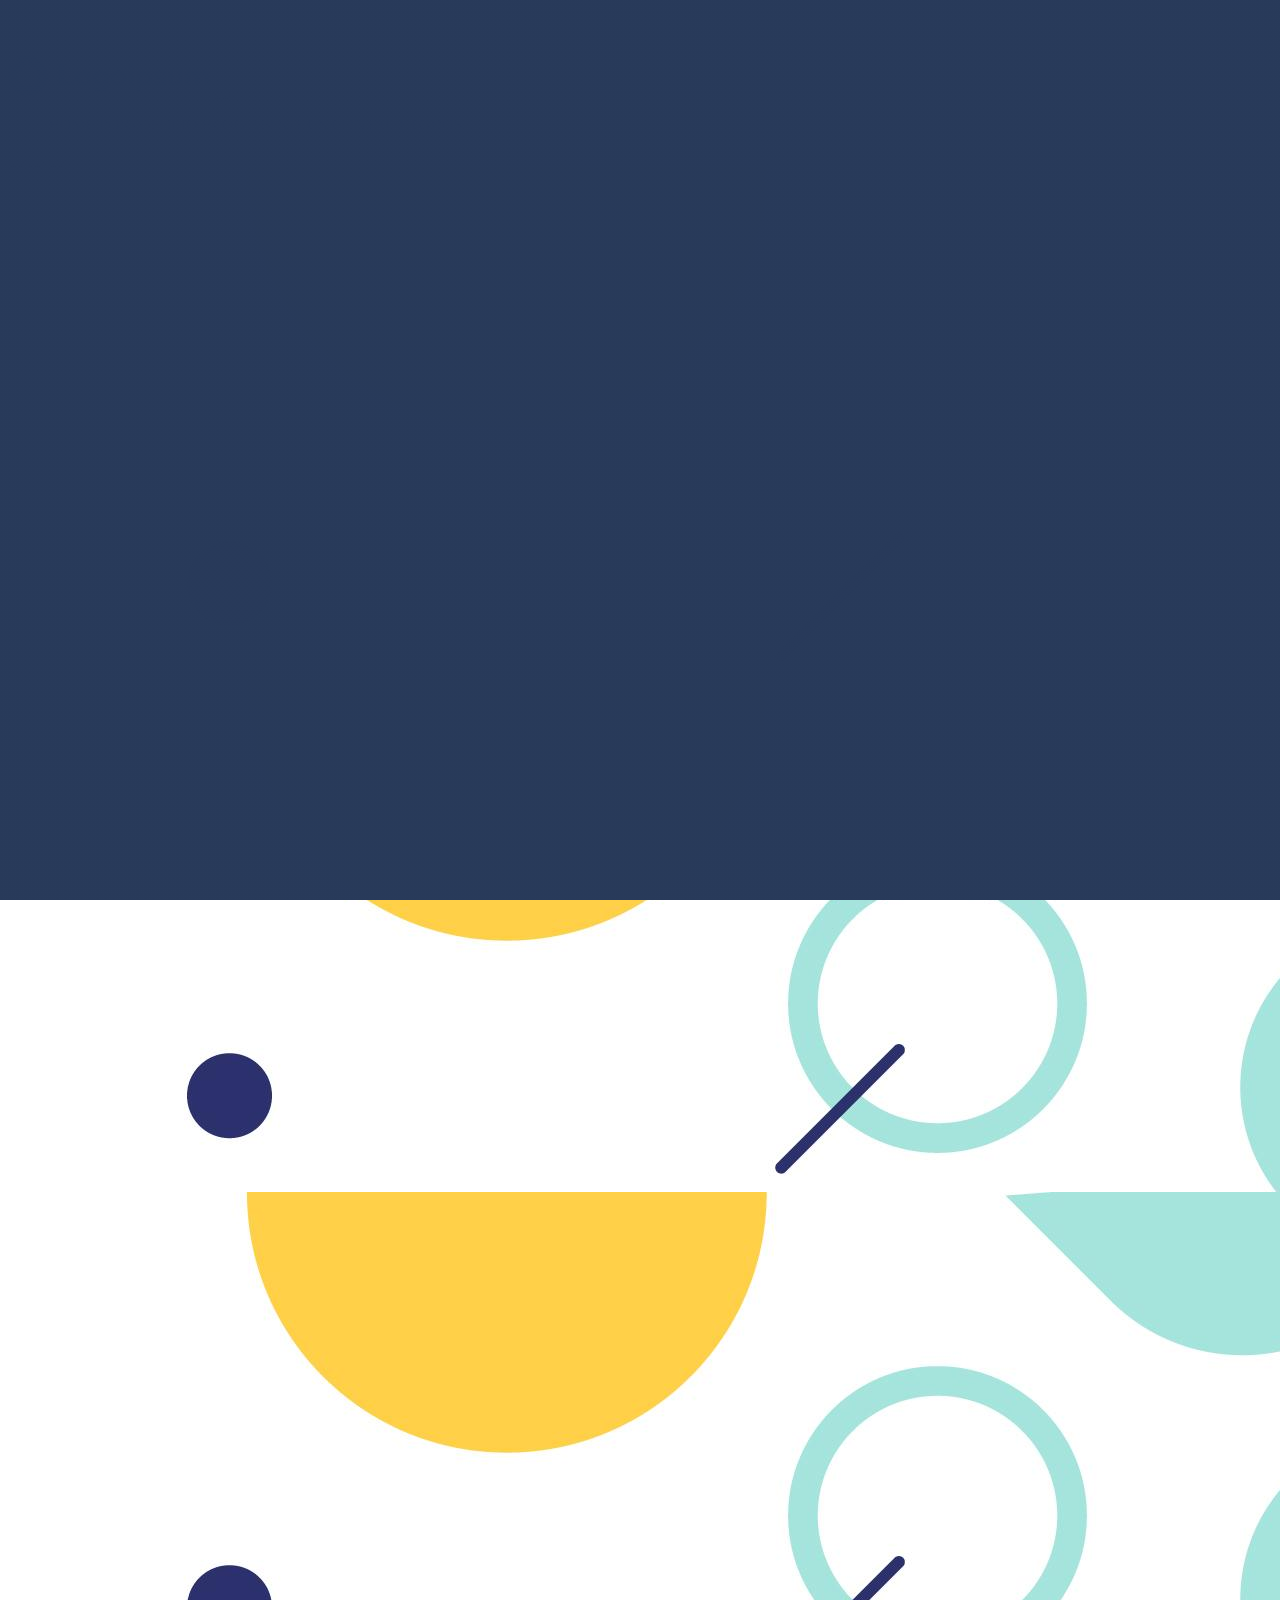
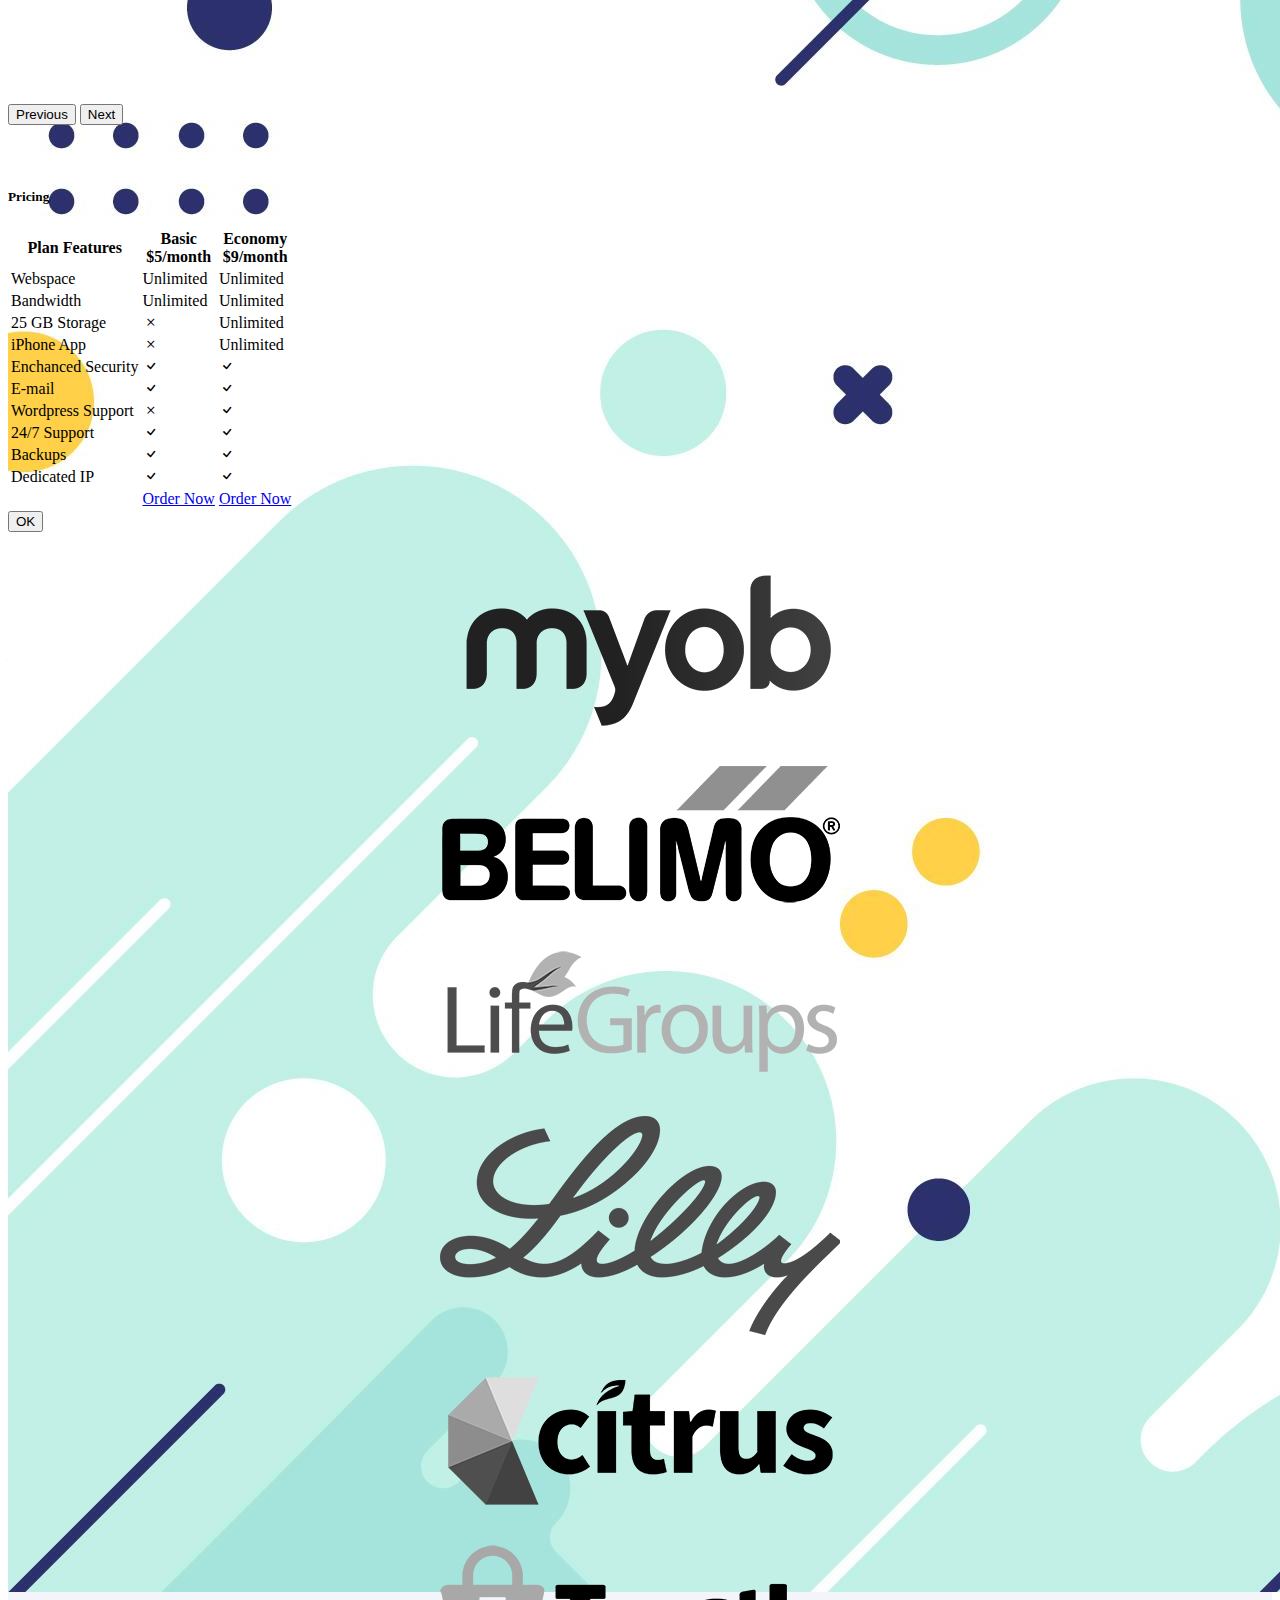
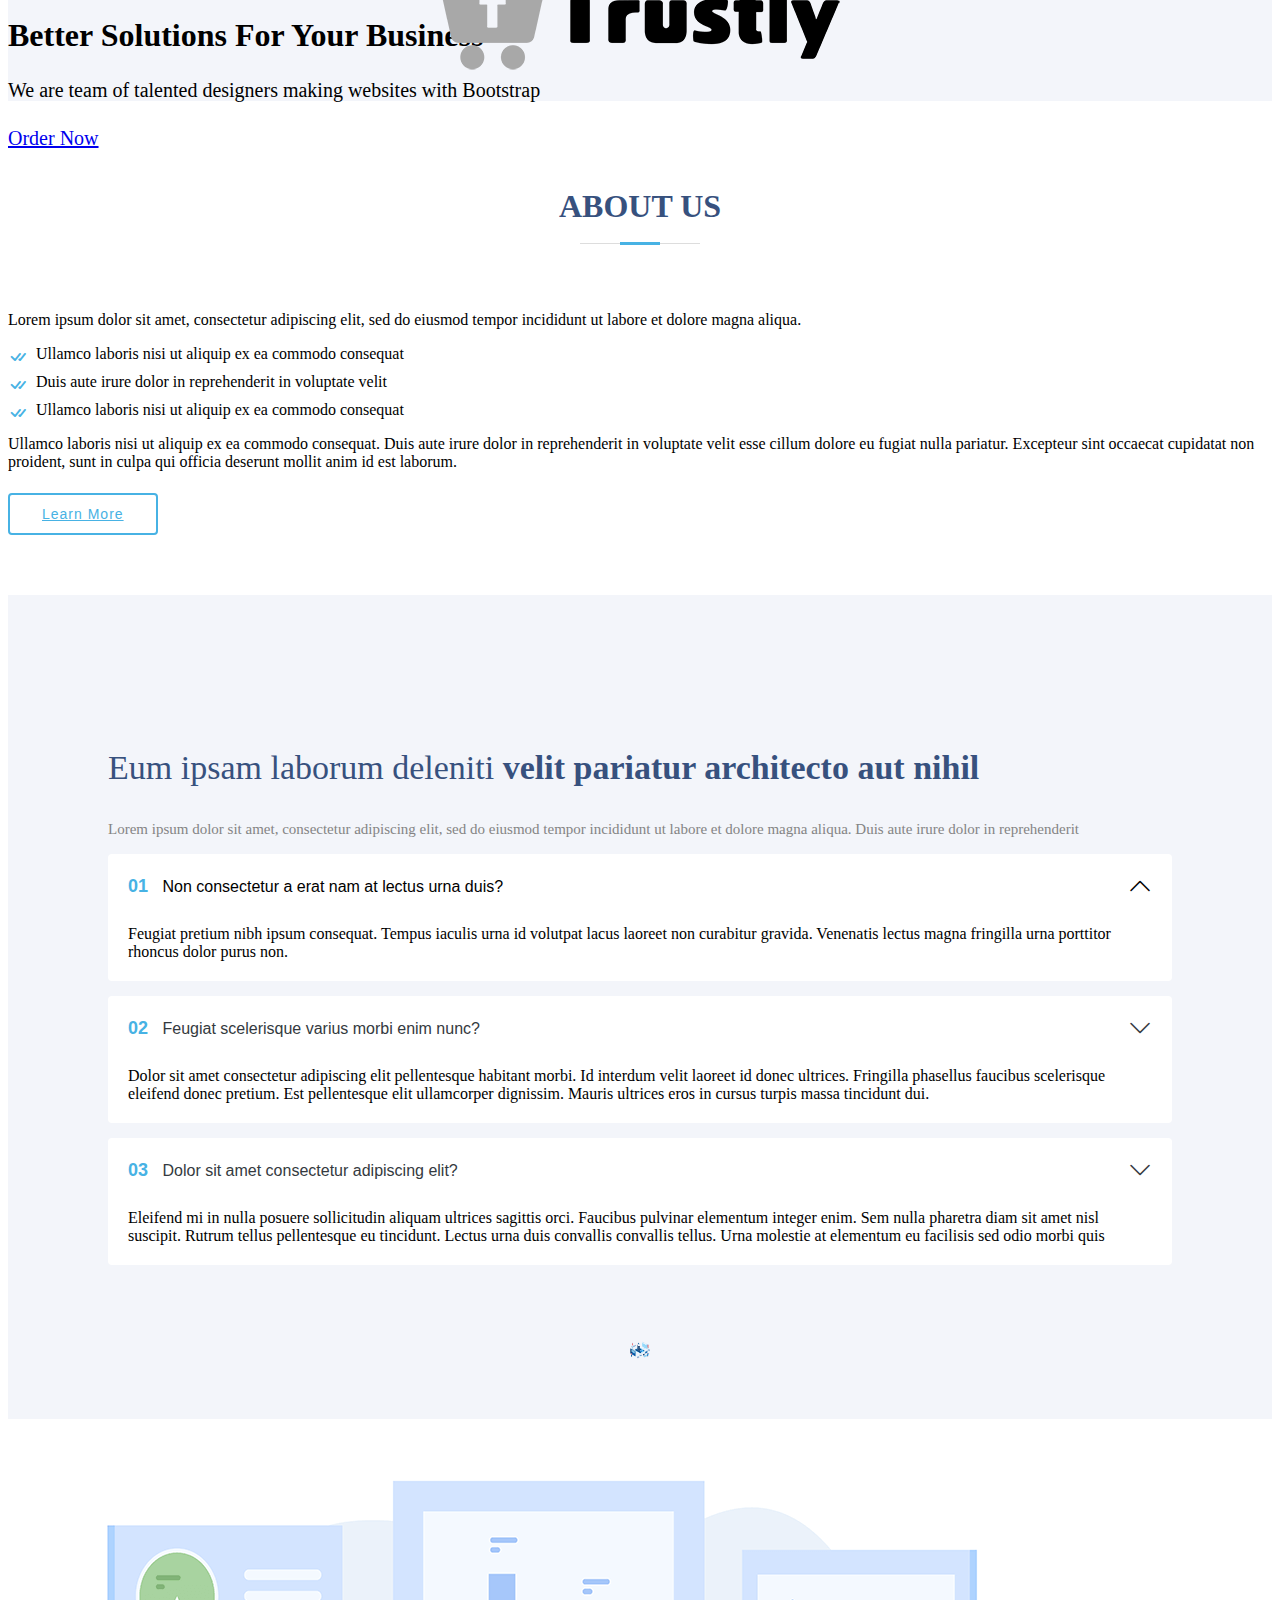
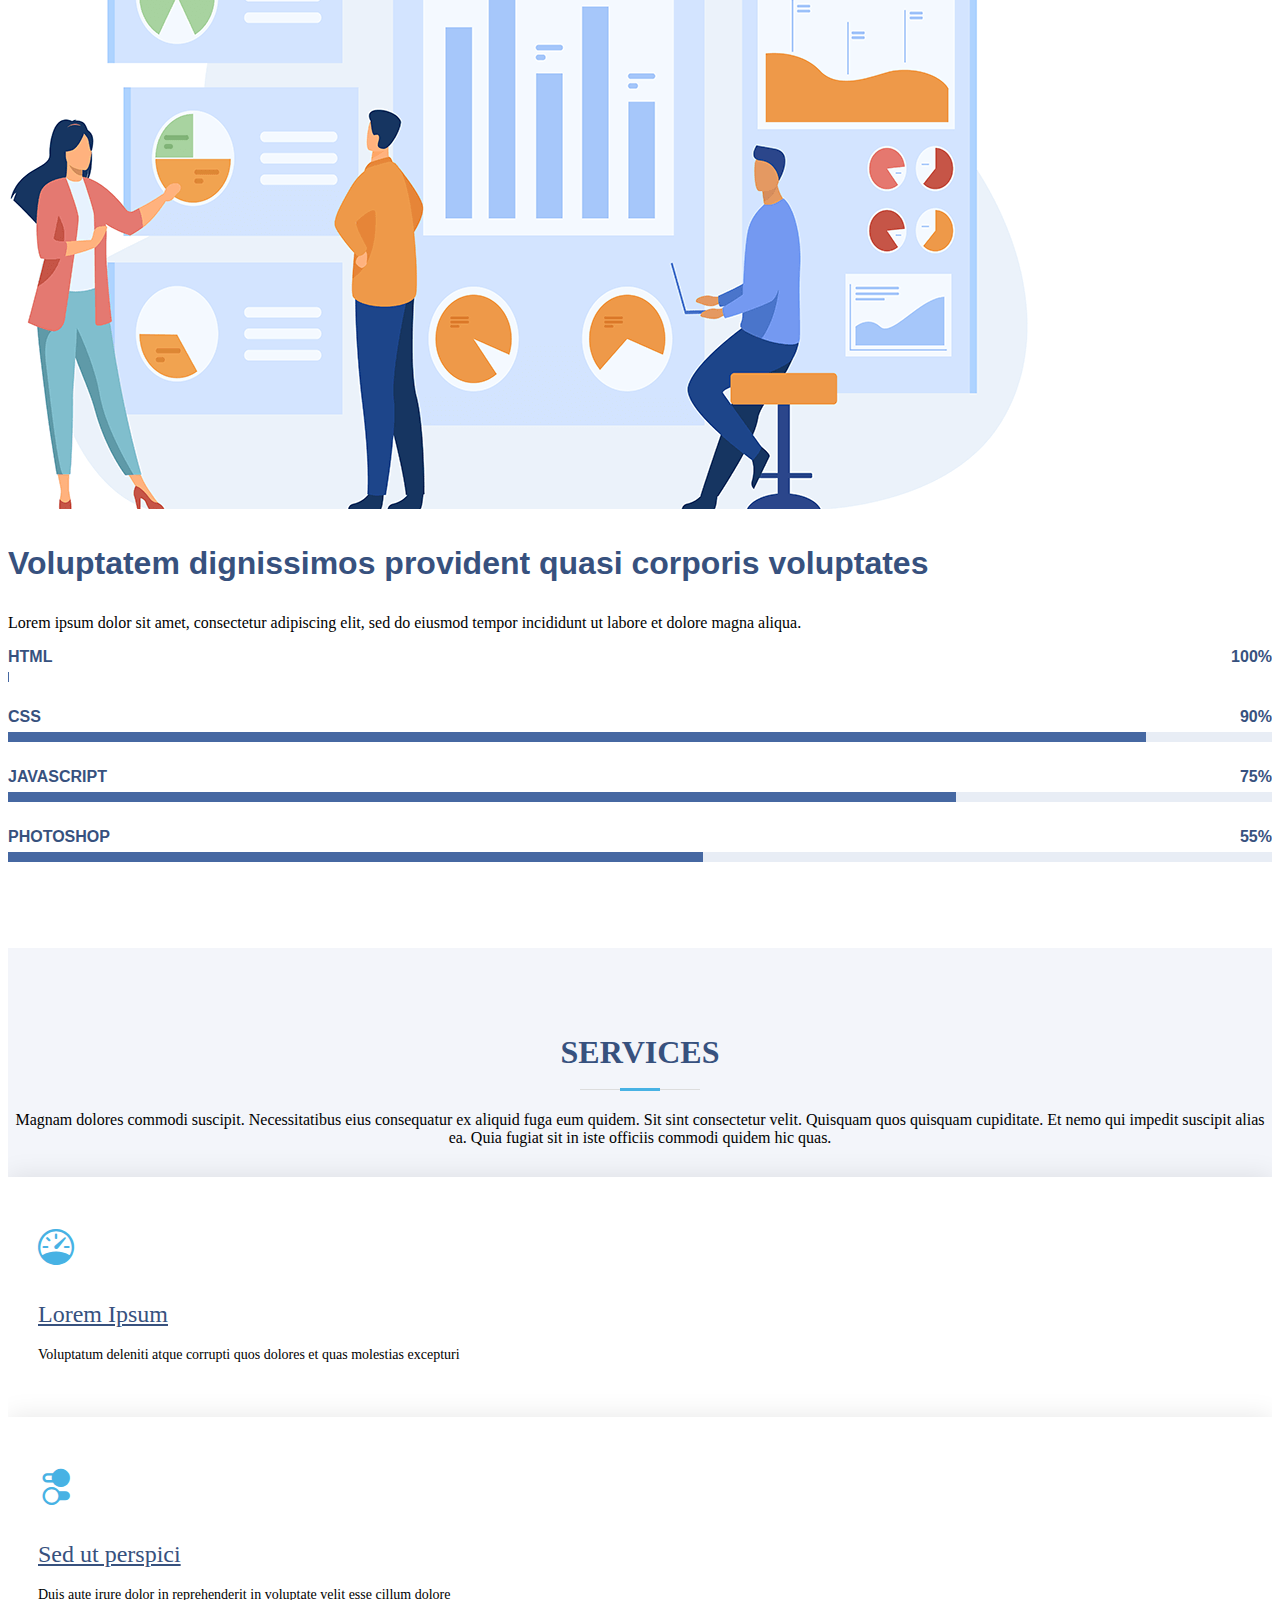
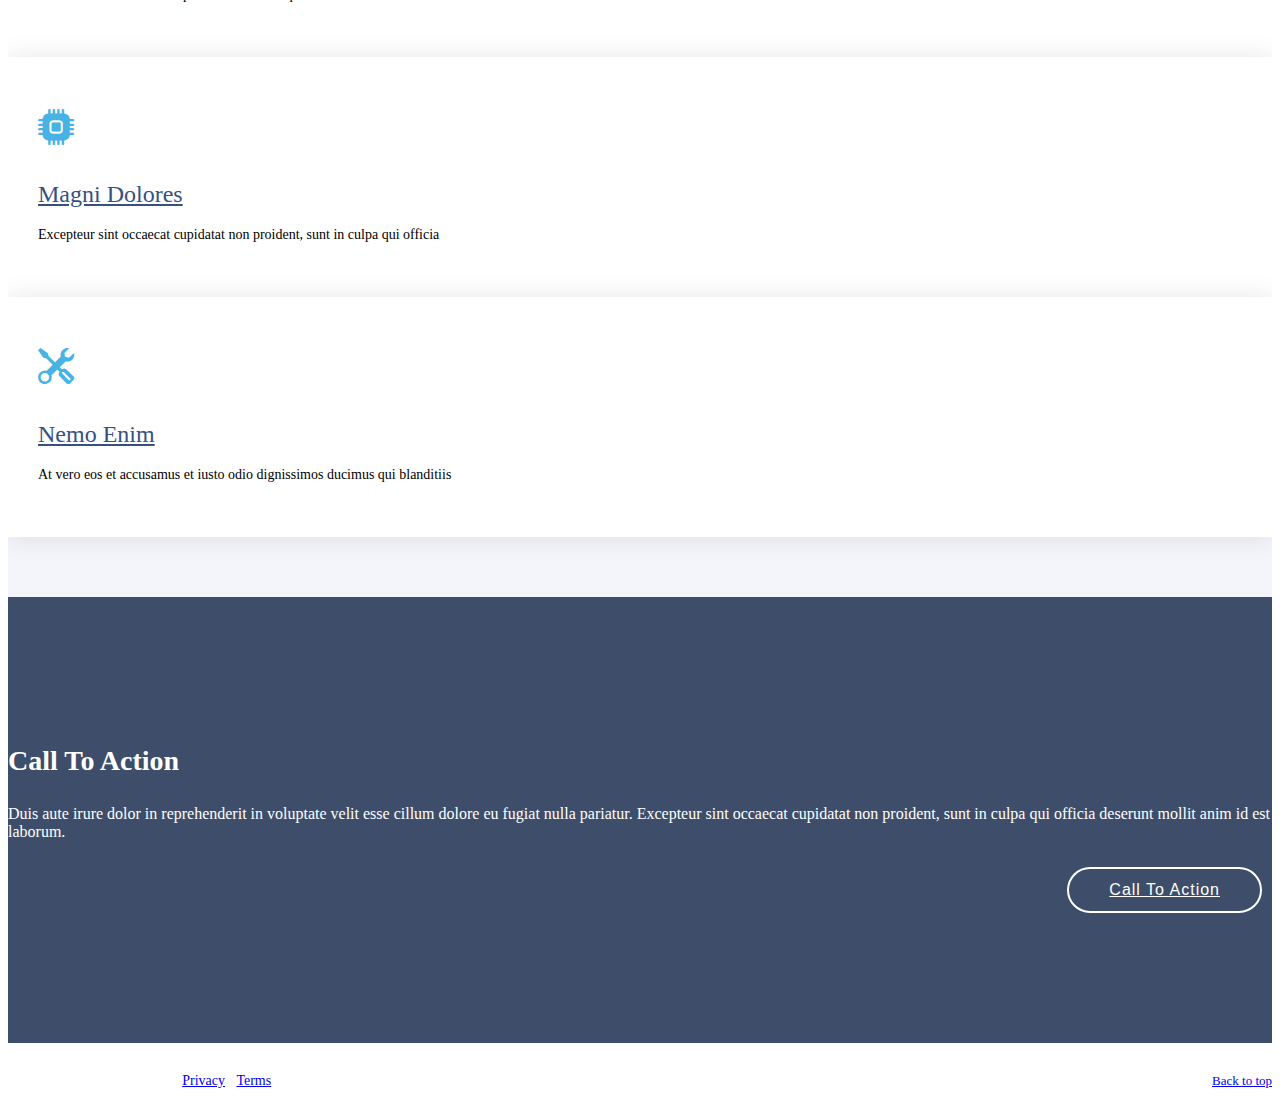
<file: index.html>
<!doctype html>
<html lang="en" data-bs-theme="auto">
  <head>

    <meta charset="utf-8">
    <meta name="viewport" content="width=device-width, initial-scale=1">
    <meta name="description" content="">
    <title>Assignment 5 - Home</title>
    <link href="https://cdn.jsdelivr.net/npm/bootstrap@5.3.2/dist/css/bootstrap.min.css" rel="stylesheet" integrity="sha384-T3c6CoIi6uLrA9TneNEoa7RxnatzjcDSCmG1MXxSR1GAsXEV/Dwwykc2MPK8M2HN" crossorigin="anonymous">  
    <link rel="stylesheet" href="https://cdn.jsdelivr.net/npm/bootstrap-icons@1.11.3/font/bootstrap-icons.min.css"> 

    <link href="css/home.css" rel="stylesheet">
  </head>
  <body>
    <header>
    <nav class="navbar navbar-expand-lg navbar-dark fixed-top bg-dark px-3 py-3">
        <div class="container-fluid">
          <a class="navbar-brand" href="#">
            <img 
            src="img/logoipsum-297.svg" 
            class="img-fluid"
            alt="triangle with all three sides equal"

            />
        </a>
          <button class="navbar-toggler" type="button" data-bs-toggle="collapse" data-bs-target="#navbarCollapse" aria-controls="navbarCollapse" aria-expanded="false" aria-label="Toggle navigation">
            <span class="navbar-toggler-icon"></span>
          </button>
          <div class="collapse navbar-collapse mt-4 mt-lg-0" id="navbarCollapse">
            <ul class="navbar-nav nav-pills nav-fill d-flex ms-auto mb-2 mb-md-0 gap-4">
            
                <a class="nav-link active" aria-current="page" href="index.html">HOME</a>
          
                <a class="nav-link" href="portofolio.html">PORTOFOLIO</a>
       
                <a class="nav-link" href="blog.html">BLOG</a>
          
                <a class="nav-link" href="aboutus.html">ABOUT US</a>
         
                <a class="nav-link" href="contact.html">CONTACT</a>
        
                <a class="nav-link" href="todo.html">TODOS</a>
      
            </ul>

          </div>
        </div>
      </nav>
    </header>

<main>

  <div id="myCarousel" class="carousel slide mb-0" data-bs-ride="carousel">
    <div class="carousel-indicators">
      <button type="button" data-bs-target="#myCarousel" data-bs-slide-to="0" class="active" aria-current="true" aria-label="Slide 1"></button>
      <button type="button" data-bs-target="#myCarousel" data-bs-slide-to="1" aria-label="Slide 2"></button>
      <button type="button" data-bs-target="#myCarousel" data-bs-slide-to="2" aria-label="Slide 3"></button>
    </div>
    <div class="carousel-inner">
      <div class="carousel-item active" data-bs-interval="5000">
        <!-- <svg class="bg-primary" style="--bs-bg-opacity: .8;" width="100%" height="100%" xmlns="http://www.w3.org/2000/svg" aria-hidden="true" preserveAspectRatio="xMidYMid slice" focusable="false"><rect width="100%" height="100%" fill="var(--bs-secondary-color)"/></svg> -->
        <img src="img/hero.jpg" class="d-block w-100" alt="...">
        <div class="container">
          <div class="carousel-caption text-start" style="z-index: 2;">
            <h1>Better Solutions For Your Business</h1>
            <p class="opacity-75">We are team of talented designers making websites with Bootstrap</p>
            <p><a class="btn btn-lg btn-primary" data-bs-toggle="modal" data-bs-target="#exampleModal" href="#">Order Now</a></p>
          </div>
        </div>
      </div>
      <div class="carousel-item" data-bs-interval="5000">
        <!-- <svg class="bg-primary" style="--bs-bg-opacity: .8;" width="100%" height="100%" xmlns="http://www.w3.org/2000/svg" aria-hidden="true" preserveAspectRatio="xMidYMid slice" focusable="false"><rect width="100%" height="100%" fill="var(--bs-secondary-color)"/></svg> -->
        <img src="img/hero.jpg" class="d-block w-100" alt="...">
        <div class="container">
          <div class="carousel-caption">
            <h1>Better Solutions For Your Business</h1>
            <p class="opacity-75">We are team of talented designers making websites with Bootstrap</p>
            <p><a class="btn btn-lg btn-primary" data-bs-toggle="modal" data-bs-target="#exampleModal" href="#">Order Now</a></p>
          </div>
        </div>
      </div>
      <div class="carousel-item" data-bs-interval="5000">
        <!-- <svg class="bg-primary" style="--bs-bg-opacity: .8;" width="100%" height="100%" xmlns="http://www.w3.org/2000/svg" aria-hidden="true" preserveAspectRatio="xMidYMid slice" focusable="false"><rect width="100%" height="100%" fill="var(--bs-secondary-color)"/></svg> -->
        <img src="img/hero.jpg" class="d-block w-100" alt="...">
        <div class="container">
          <div class="carousel-caption text-end">
            <h1>Better Solutions For Your Business</h1>
            <p class="opacity-75">We are team of talented designers making websites with Bootstrap</p>
            <p><a class="btn btn-lg btn-primary" data-bs-toggle="modal" data-bs-target="#exampleModal" href="#">Order Now</a></p>
          </div>
        </div>
      </div>
    </div>
    <button class="carousel-control-prev" type="button" data-bs-target="#myCarousel" data-bs-slide="prev">
      <span class="carousel-control-prev-icon" aria-hidden="true"></span>
      <span class="visually-hidden">Previous</span>
    </button>
    <button class="carousel-control-next" type="button" data-bs-target="#myCarousel" data-bs-slide="next">
      <span class="carousel-control-next-icon" aria-hidden="true"></span>
      <span class="visually-hidden">Next</span>
    </button>
  </div>

      <!-- Modal -->
      <div class="modal fade" id="exampleModal" tabindex="-1" aria-labelledby="exampleModalLabel" aria-hidden="true">
        <div class="modal-dialog">
            <div class="modal-content">

                <div class="modal-header float-right">
                    <h5>Pricing</h5>
                    <div class="text-right">
                        <i data-dismiss="modal" aria-label="Close" class="fa fa-close"></i>
                    </div>
                </div>

                <div class="modal-body">
                    <div class="p-2">
                        <table class="table table-bordered">
                            <thead class="table-primary">
                                <tr>
                                    <th class="fs-4 align-baseline text-start">Plan Features</th>
                                    <th class="fs-4 align-baseline text-center">Basic<br><span class="fs-6">$5/month</span></th>
                                    <th class="fs-4 align-baseline text-center">Economy<br><span class="fs-6">$9/month</span></th>
                                </tr>
                            </thead>
                            <tbody>
                                <tr>
                                    <td>Webspace</td>
                                    <td class="text-center">Unlimited</td>
                                    <td class="text-center">Unlimited</td>
                                </tr>
                                <tr>
                                    <td>Bandwidth</td>
                                    <td class="text-center">Unlimited</td>
                                    <td class="text-center">Unlimited</td>
                                </tr>
                                <tr>
                                    <td>25 GB Storage</td>
                                    <td class="text-center"><i class="bi bi-x"></i></td>
                                    <td class="text-center">Unlimited</td>
                                </tr>
                                <tr>
                                    <td>iPhone App</td>
                                    <td class="text-center"><i class="bi bi-x"></i></td>
                                    <td class="text-center">Unlimited</td>
                                </tr>
                                <tr>
                                    <td>Enchanced Security</td>
                                    <td class="text-center"><i class="bi bi-check"></i></td>
                                    <td class="text-center"><i class="bi bi-check"></i></td>
                                </tr>
                                <tr>
                                    <td>E-mail</td>
                                    <td class="text-center"><i class="bi bi-check"></i></td>
                                    <td class="text-center"><i class="bi bi-check"></i></td>
                                </tr>
                                <tr>
                                    <td>Wordpress Support</td>
                                    <td class="text-center"><i class="bi bi-x"></i></td>
                                    <td class="text-center"><i class="bi bi-check"></i></td>
                                </tr>
                                <tr>
                                    <td>24/7 Support</td>
                                    <td class="text-center"><i class="bi bi-check"></i></td>
                                    <td class="text-center"><i class="bi bi-check"></i></td>
                                </tr>
                                <tr>
                                    <td>Backups</td>
                                    <td class="text-center"><i class="bi bi-check"></i></td>
                                    <td class="text-center"><i class="bi bi-check"></i></td>
                                </tr>
                                <tr>
                                    <td>Dedicated IP</td>
                                    <td class="text-center"><i class="bi bi-check"></i></td>
                                    <td class="text-center"><i class="bi bi-check"></i></td>
                                </tr>
                                <tr>
                                    <td></td>
                                    <td class="text-center"><a class="btn btn-outline-primary btn-sm" href="#" role="button">Order Now</a></td>
                                    <td class="text-center"><a class="btn btn-outline-primary btn-sm" href="#" role="button">Order Now</a></td>
                                </tr>
                            </tbody>
                        </table>
                    </div>
                </div>

                <div class="modal-footer">
                    <button type="button" class="btn btn-primary" data-bs-dismiss="modal">OK</button>
                </div>

            </div>
        </div>
    </div>

        <!-- ======= Clients Section ======= -->
        <section id="clients" class="clients section-bg mb-0">
            <div class="container">
      
              <div class="row">
      
                <div class="col-lg-2 col-md-4 col-6 d-flex align-items-center justify-content-center">
                  <img src="img/clients/client-1.png" class="img-fluid" alt="">
                </div>
      
                <div class="col-lg-2 col-md-4 col-6 d-flex align-items-center justify-content-center">
                  <img src="img/clients/client-2.png" class="img-fluid" alt="">
                </div>
      
                <div class="col-lg-2 col-md-4 col-6 d-flex align-items-center justify-content-center">
                  <img src="img/clients/client-3.png" class="img-fluid" alt="">
                </div>
      
                <div class="col-lg-2 col-md-4 col-6 d-flex align-items-center justify-content-center">
                  <img src="img/clients/client-4.png" class="img-fluid" alt="">
                </div>
      
                <div class="col-lg-2 col-md-4 col-6 d-flex align-items-center justify-content-center">
                  <img src="img/clients/client-5.png" class="img-fluid" alt="">
                </div>
      
                <div class="col-lg-2 col-md-4 col-6 d-flex align-items-center justify-content-center">
                  <img src="img/clients/client-6.png" class="img-fluid" alt="">
                </div>
      
              </div>
      
            </div>
          </section><!-- End Cliens Section -->

              <!-- ======= About Us Section ======= -->
    <section id="about" class="about">
        <div class="container" >
  
          <div class="section-title">
            <h2>About Us</h2>
          </div>
  
          <div class="row content">
            <div class="col-lg-6">
              <p>
                Lorem ipsum dolor sit amet, consectetur adipiscing elit, sed do eiusmod tempor incididunt ut labore et dolore
                magna aliqua.
              </p>
              <ul>
                <li><i class="bi bi-check-all"></i> Ullamco laboris nisi ut aliquip ex ea commodo consequat</li>
                <li><i class="bi bi-check-all"></i> Duis aute irure dolor in reprehenderit in voluptate velit</li>
                <li><i class="bi bi-check-all"></i> Ullamco laboris nisi ut aliquip ex ea commodo consequat</li>
              </ul>
            </div>
            <div class="col-lg-6 pt-4 pt-lg-0">
              <p>
                Ullamco laboris nisi ut aliquip ex ea commodo consequat. Duis aute irure dolor in reprehenderit in voluptate
                velit esse cillum dolore eu fugiat nulla pariatur. Excepteur sint occaecat cupidatat non proident, sunt in
                culpa qui officia deserunt mollit anim id est laborum.
              </p>
              <a href="#" class="btn-learn-more">Learn More</a>
            </div>
          </div>
  
        </div>
      </section><!-- End About Us Section -->
  
      <!-- ======= Why Us Section ======= -->
      <section id="why-us" class="why-us section-bg">
        <div class="container-fluid" >
  
          <div class="row">
  
            <div class="col-lg-7 d-flex flex-column justify-content-center align-items-stretch  order-2 order-lg-1">
  
              <div class="content">
                <h3>Eum ipsam laborum deleniti <strong>velit pariatur architecto aut nihil</strong></h3>
                <p>
                  Lorem ipsum dolor sit amet, consectetur adipiscing elit, sed do eiusmod tempor incididunt ut labore et dolore magna aliqua. Duis aute irure dolor in reprehenderit
                </p>
              </div>
  
              <div class="accordion-list">
                <ul>
                  <li>
                    <a data-bs-toggle="collapse" class="collapse" data-bs-target="#accordion-list-1"><span>01</span> Non consectetur a erat nam at lectus urna duis? <i class="bi bi-chevron-down icon-show"></i><i class="bi bi-chevron-up icon-close"></i></a>
                    <div id="accordion-list-1" class="collapse show" data-bs-parent=".accordion-list">
                      <p>
                        Feugiat pretium nibh ipsum consequat. Tempus iaculis urna id volutpat lacus laoreet non curabitur gravida. Venenatis lectus magna fringilla urna porttitor rhoncus dolor purus non.
                      </p>
                    </div>
                  </li>
  
                  <li>
                    <a data-bs-toggle="collapse" data-bs-target="#accordion-list-2" class="collapsed"><span>02</span> Feugiat scelerisque varius morbi enim nunc? <i class="bi bi-chevron-down icon-show"></i><i class="bi bi-chevron-up icon-close"></i></a>
                    <div id="accordion-list-2" class="collapse" data-bs-parent=".accordion-list">
                      <p>
                        Dolor sit amet consectetur adipiscing elit pellentesque habitant morbi. Id interdum velit laoreet id donec ultrices. Fringilla phasellus faucibus scelerisque eleifend donec pretium. Est pellentesque elit ullamcorper dignissim. Mauris ultrices eros in cursus turpis massa tincidunt dui.
                      </p>
                    </div>
                  </li>
  
                  <li>
                    <a data-bs-toggle="collapse" data-bs-target="#accordion-list-3" class="collapsed"><span>03</span> Dolor sit amet consectetur adipiscing elit? <i class="bi bi-chevron-down icon-show"></i><i class="bi bi-chevron-up icon-close"></i></a>
                    <div id="accordion-list-3" class="collapse" data-bs-parent=".accordion-list">
                      <p>
                        Eleifend mi in nulla posuere sollicitudin aliquam ultrices sagittis orci. Faucibus pulvinar elementum integer enim. Sem nulla pharetra diam sit amet nisl suscipit. Rutrum tellus pellentesque eu tincidunt. Lectus urna duis convallis convallis tellus. Urna molestie at elementum eu facilisis sed odio morbi quis
                      </p>
                    </div>
                  </li>
  
                </ul>
              </div>
  
            </div>
  
            <div class="col-lg-5 align-items-stretch order-1 order-lg-2 img" style='background-image: url("img/why-us.png");'>&nbsp;</div>
          </div>
  
        </div>
      </section><!-- End Why Us Section -->
  
      <!-- ======= Skills Section ======= -->
      <section id="skills" class="skills">
        <div class="container">
  
          <div class="row">
            <div class="col-lg-6 d-flex align-items-center" >
              <img src="img/skills.png" class="img-fluid" alt="">
            </div>
            <div class="col-lg-6 pt-4 pt-lg-0 content">
              <h3>Voluptatem dignissimos provident quasi corporis voluptates</h3>
              <p class="fst-italic">
                Lorem ipsum dolor sit amet, consectetur adipiscing elit, sed do eiusmod tempor incididunt ut labore et dolore
                magna aliqua.
              </p>
  
              <div class="skills-content">
  
                <div class="progress">
                  <span class="skill">HTML <i class="val">100%</i></span>
                  <div class="progress" role="progressbar" aria-label="Basic example" aria-valuenow="100" aria-valuemin="0" aria-valuemax="100">
                    <div class="progress-bar w-100"></div>
                  </div>
                </div>
  
                <div class="progress">
                  <span class="skill">CSS <i class="val">90%</i></span>
                  <div class="progress progress-bar-wrap" role="progressbar" aria-label="Basic example" aria-valuenow="90" aria-valuemin="0" aria-valuemax="100">
                    <div class="progress-bar" style="width: 90%"></div>
                  </div>
                </div>
  
                <div class="progress">
                  <span class="skill">JavaScript <i class="val">75%</i></span>
                  <div class="progress progress-bar-wrap" role="progressbar" aria-label="Basic example" aria-valuenow="75" aria-valuemin="0" aria-valuemax="100">
                    <div class="progress-bar" style="width: 75%"></div>
                  </div>
                </div>
  
                <div class="progress">
                  <span class="skill">Photoshop <i class="val">55%</i></span>
                  <div class="progress progress-bar-wrap" role="progressbar" aria-label="Basic example" aria-valuenow="55" aria-valuemin="0" aria-valuemax="100">
                    <div class="progress-bar" style="width: 55%"></div>
                  </div>
                </div>
  
              </div>
  
            </div>
          </div>
  
        </div>
      </section><!-- End Skills Section -->
  
      <!-- ======= Services Section ======= -->
      <section id="services" class="services section-bg">
        <div class="container">
  
          <div class="section-title">
            <h2>Services</h2>
            <p>Magnam dolores commodi suscipit. Necessitatibus eius consequatur ex aliquid fuga eum quidem. Sit sint consectetur velit. Quisquam quos quisquam cupiditate. Et nemo qui impedit suscipit alias ea. Quia fugiat sit in iste officiis commodi quidem hic quas.</p>
          </div>
  
          <div class="row">
            <div class="col-xl-3 col-md-6 d-flex align-items-stretch" >
              <div class="icon-box">
                <div class="icon"><i class="bi bi-speedometer"></i></div>
                <h4><a href="">Lorem Ipsum</a></h4>
                <p>Voluptatum deleniti atque corrupti quos dolores et quas molestias excepturi</p>
              </div>
            </div>
  
            <div class="col-xl-3 col-md-6 d-flex align-items-stretch mt-4 mt-md-0" >
              <div class="icon-box">
                <div class="icon"><i class="bi bi-toggles2"></i></div>
                <h4><a href="">Sed ut perspici</a></h4>
                <p>Duis aute irure dolor in reprehenderit in voluptate velit esse cillum dolore</p>
              </div>
            </div>
  
            <div class="col-xl-3 col-md-6 d-flex align-items-stretch mt-4 mt-xl-0" >
              <div class="icon-box">
                <div class="icon"><i class="bi bi-cpu-fill"></i></div>
                <h4><a href="">Magni Dolores</a></h4>
                <p>Excepteur sint occaecat cupidatat non proident, sunt in culpa qui officia</p>
              </div>
            </div>
  
            <div class="col-xl-3 col-md-6 d-flex align-items-stretch mt-4 mt-xl-0" >
              <div class="icon-box">
                <div class="icon"><i class="bi bi-tools"></i></div>
                <h4><a href="">Nemo Enim</a></h4>
                <p>At vero eos et accusamus et iusto odio dignissimos ducimus qui blanditiis</p>
              </div>
            </div>
  
          </div>
  
        </div>
      </section><!-- End Services Section -->
  
      <!-- ======= Cta Section ======= -->
      <section id="cta" class="cta">
        <div class="container">
  
          <div class="row">
            <div class="col-lg-9 text-center text-lg-start">
              <h3>Call To Action</h3>
              <p> Duis aute irure dolor in reprehenderit in voluptate velit esse cillum dolore eu fugiat nulla pariatur. Excepteur sint occaecat cupidatat non proident, sunt in culpa qui officia deserunt mollit anim id est laborum.</p>
            </div>
            <div class="col-lg-3 cta-btn-container text-center">
              <a class="cta-btn align-middle" href="#">Call To Action</a>
            </div>
          </div>
  
        </div>
      </section><!-- End Cta Section -->

  <!-- ======= Footer ======= -->
  <footer id="footer" class="bg-dark mb-0">


    <div class="container footer-bottom clearfix">
      <div class="copyright">
        &copy; 2017–2023 Company, Inc. &middot; <a href="#">Privacy</a> &middot; <a href="#">Terms</a>
      </div>
      <div class="credits"> <a href="#">Back to top</a>
      </div>
    </div>
  </footer><!-- End Footer -->
</main>
<script src="https://cdn.jsdelivr.net/npm/bootstrap@5.3.2/dist/js/bootstrap.bundle.min.js" integrity="sha384-C6RzsynM9kWDrMNeT87bh95OGNyZPhcTNXj1NW7RuBCsyN/o0jlpcV8Qyq46cDfL" crossorigin="anonymous"></script>  


    </body>
</html>
</file>
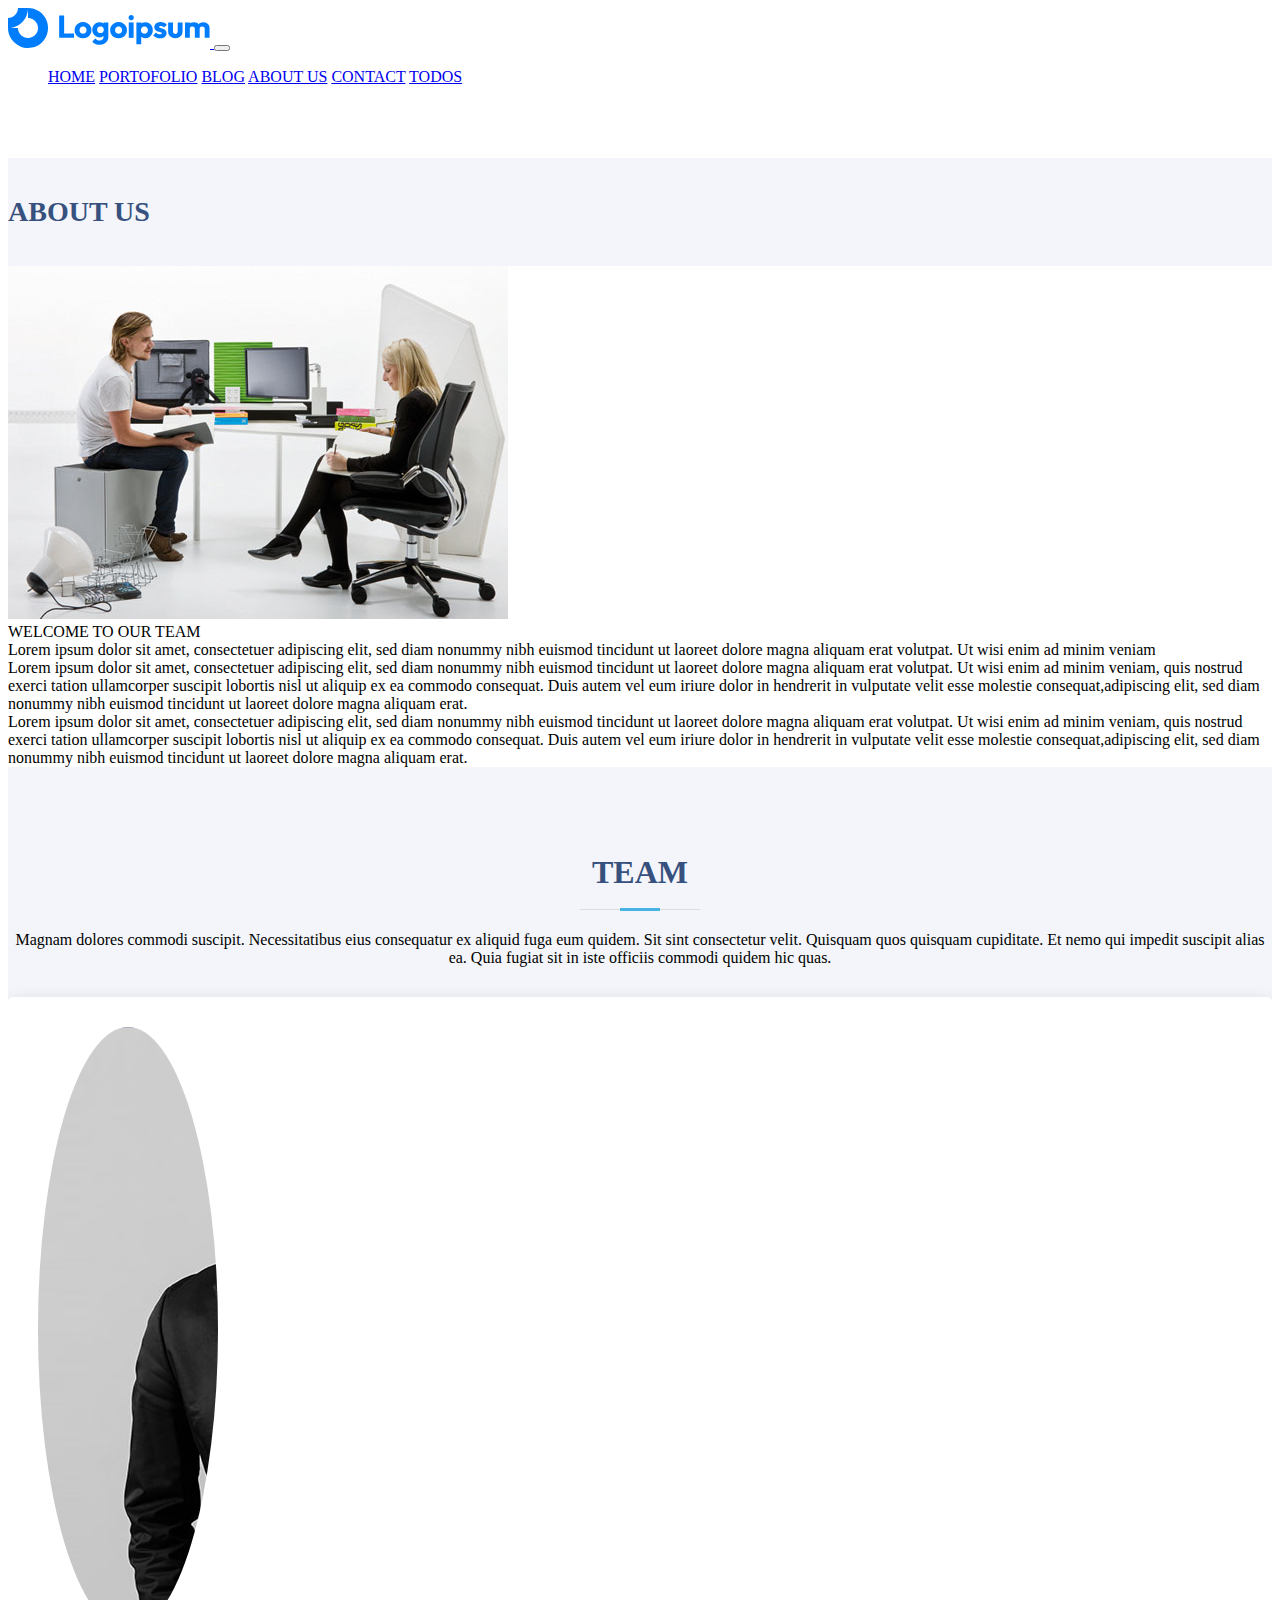
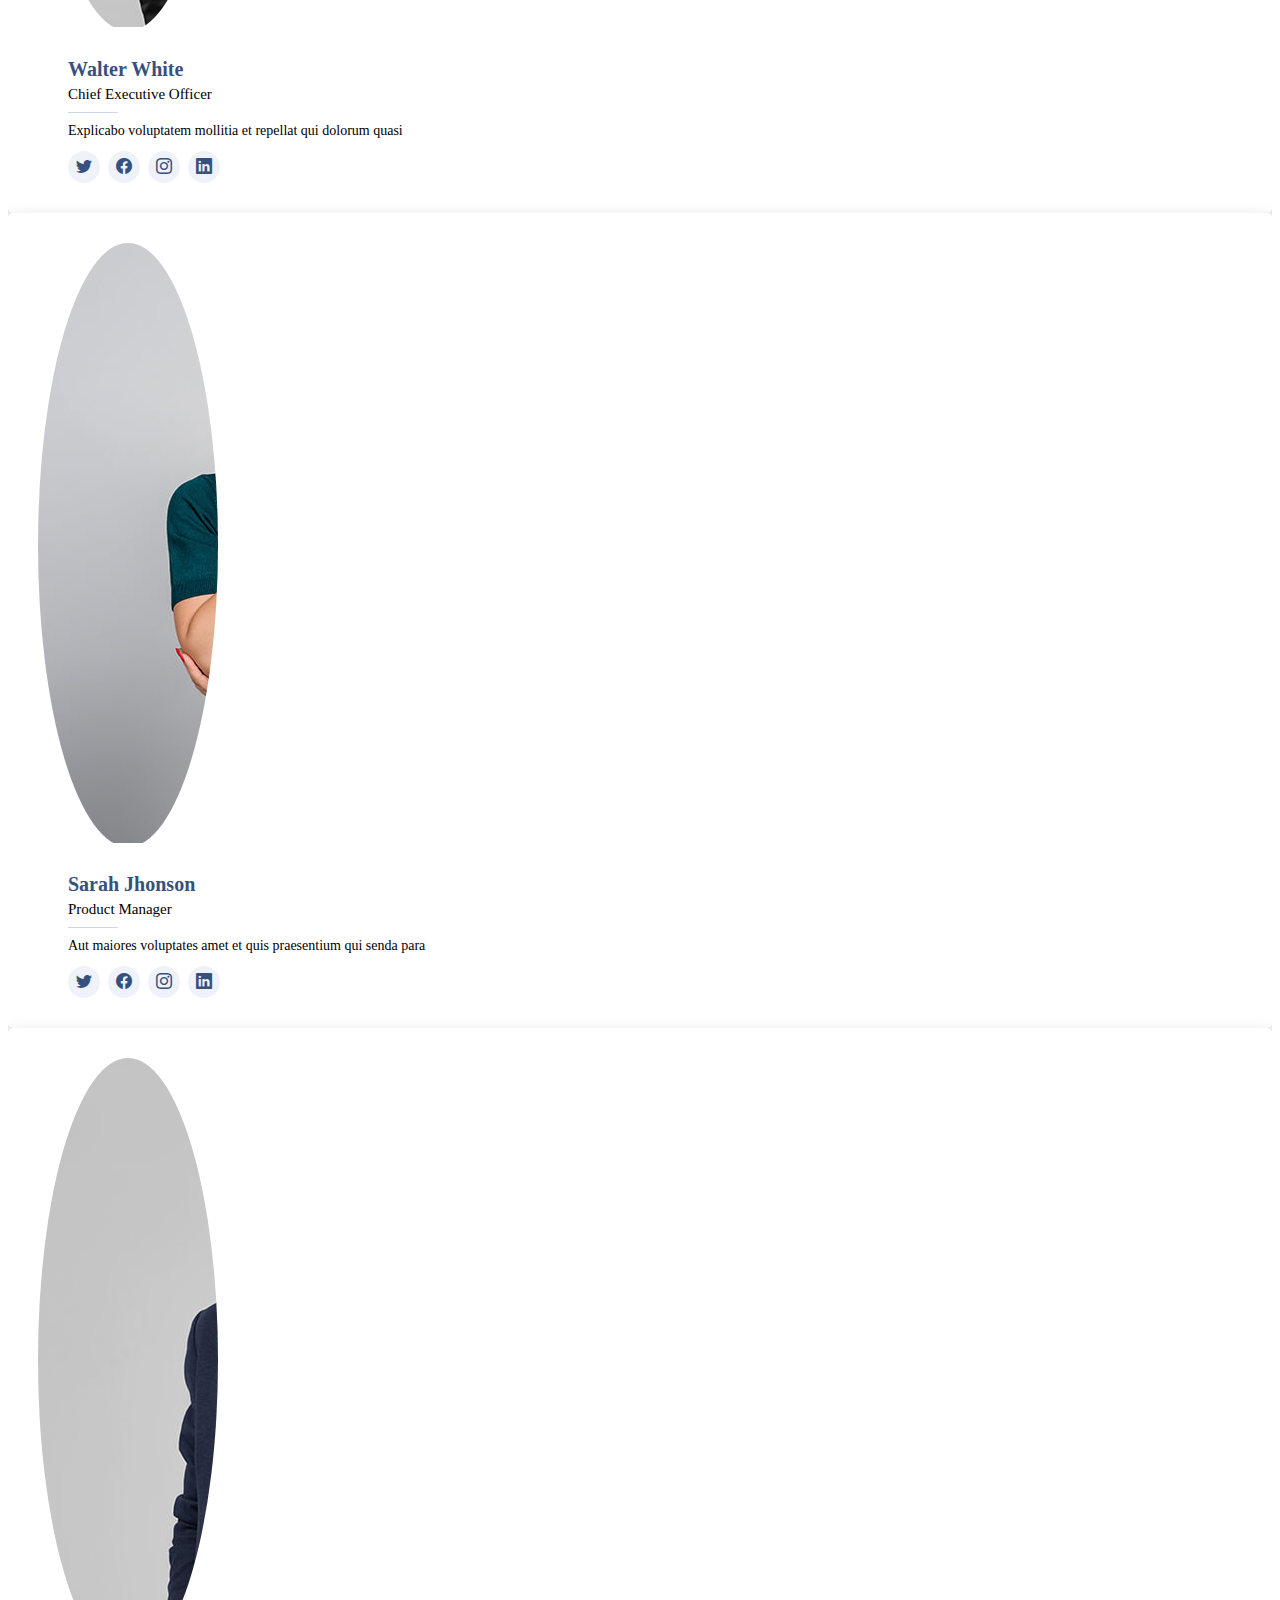
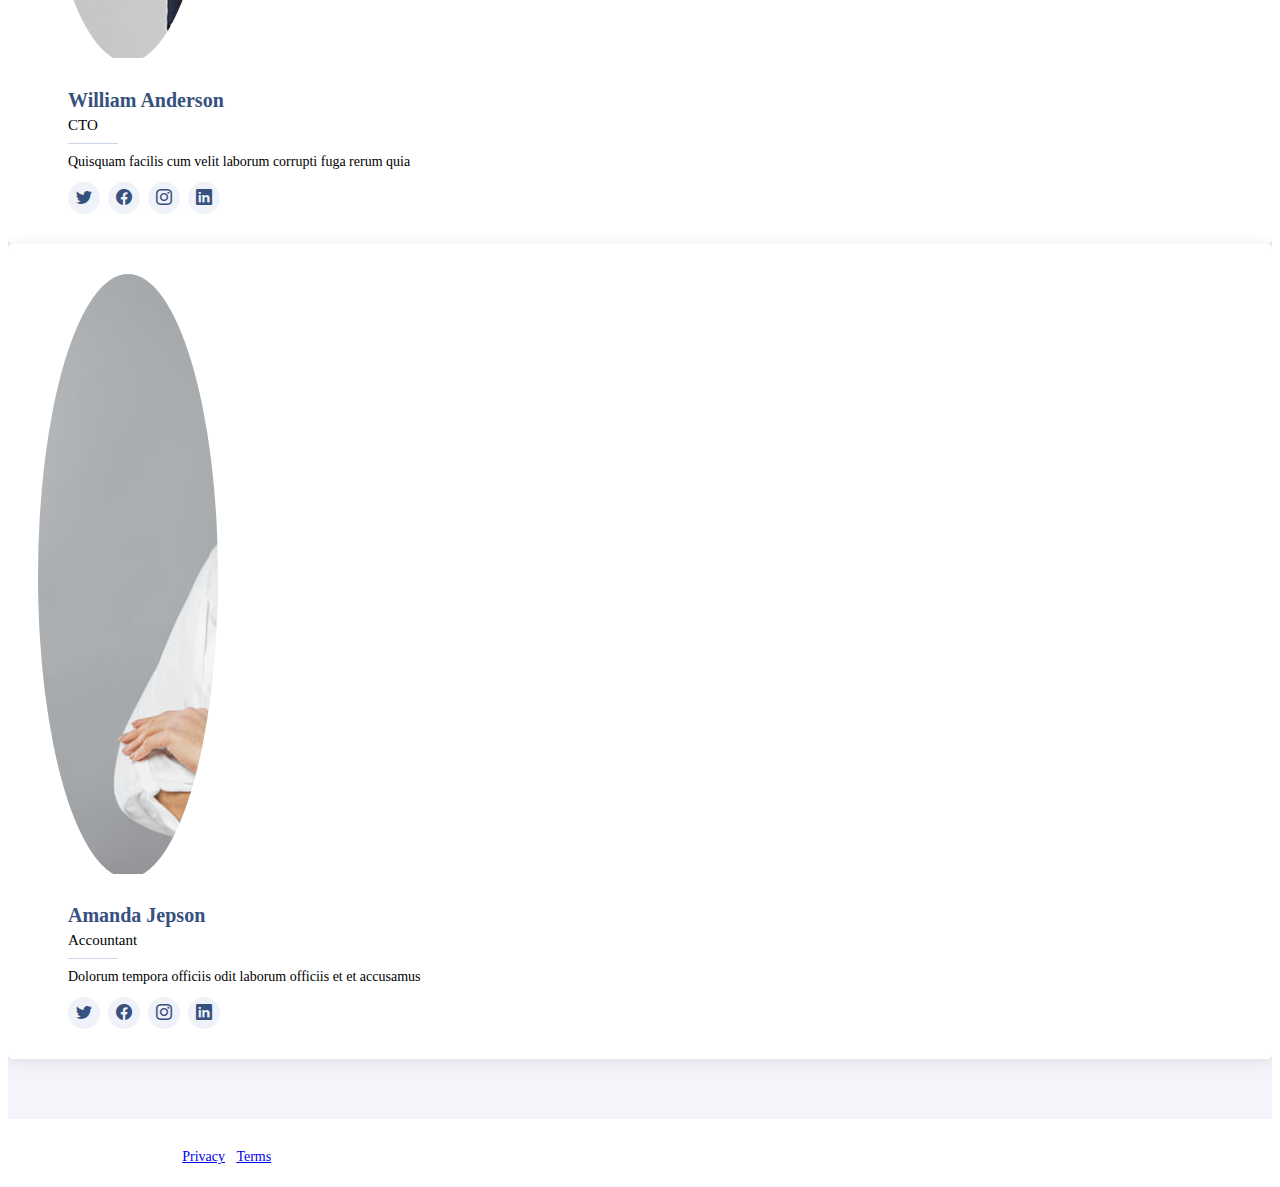
<file: aboutus.html>
<!doctype html>
<html lang="en" data-bs-theme="auto">
  <head>

    <meta charset="utf-8">
    <meta name="viewport" content="width=device-width, initial-scale=1">
    <meta name="description" content="">
    <title>Assignment 5 - About Us</title>
    <link href="https://cdn.jsdelivr.net/npm/bootstrap@5.3.2/dist/css/bootstrap.min.css" rel="stylesheet" integrity="sha384-T3c6CoIi6uLrA9TneNEoa7RxnatzjcDSCmG1MXxSR1GAsXEV/Dwwykc2MPK8M2HN" crossorigin="anonymous">  
    <link rel="stylesheet" href="https://cdn.jsdelivr.net/npm/bootstrap-icons@1.11.3/font/bootstrap-icons.min.css"> 

    <link href="css/aboutus.css" rel="stylesheet">
  </head>
  <body>
    
    <header>
    <nav class="navbar navbar-expand-lg navbar-dark fixed-top bg-dark px-3 py-3">
        <div class="container-fluid">
          <a class="navbar-brand" href="#">
            <img 
            src="img/logoipsum-297.svg" 
            class="img-fluid"
            alt="triangle with all three sides equal"

            />
        </a>
          <button class="navbar-toggler" type="button" data-bs-toggle="collapse" data-bs-target="#navbarCollapse" aria-controls="navbarCollapse" aria-expanded="false" aria-label="Toggle navigation">
            <span class="navbar-toggler-icon"></span>
          </button>
          <div class="collapse navbar-collapse mt-4 mt-lg-0" id="navbarCollapse">
            <ul class="navbar-nav nav-pills nav-fill d-flex ms-auto mb-2 mb-md-0 gap-4">
            
              <a class="nav-link" href="index.html">HOME</a>
          
              <a class="nav-link" href="portofolio.html">PORTOFOLIO</a>
     
              <a class="nav-link" href="blog.html">BLOG</a>
        
              <a class="nav-link active" aria-current="page" href="aboutus.html">ABOUT US</a>
       
              <a class="nav-link" href="contact.html">CONTACT</a>
      
              <a class="nav-link" href="todo.html">TODOS</a>
      
            </ul>

          </div>
        </div>
      </nav>
    </header>

<main>
    <!-- ======= Breadcrumbs ======= -->
    <section id="breadcrumbs" class="breadcrumbs">
      <div class="container py-4">

        <h2>ABOUT US</h2>

      </div>
    </section><!-- End Breadcrumbs -->

    <div class="container my-5">
      <div class="row text-start">
      <div class="col-md-4">
        <img src="img/about-img.jpg" class="img-fluid" alt="...">
      </div>
      <div class="col-md-8 ">
        <div class="pb-3 fs-3 text fw-normal">
          WELCOME TO OUR TEAM
        </div>
        <div class="pb-3 fs-7 fw-bold">
          Lorem ipsum dolor sit amet, consectetuer adipiscing elit, sed diam nonummy nibh euismod tincidunt ut laoreet dolore magna aliquam erat volutpat. Ut wisi enim ad minim veniam
        </div>
        <div class="row">
          <div class="col-md-6 ">Lorem ipsum dolor sit amet, consectetuer adipiscing elit, sed diam nonummy nibh euismod tincidunt ut laoreet dolore magna aliquam erat volutpat. Ut wisi enim ad minim veniam, quis nostrud exerci tation ullamcorper suscipit lobortis nisl ut aliquip ex ea commodo consequat. Duis autem vel eum iriure dolor in hendrerit in vulputate velit esse molestie consequat,adipiscing elit, sed diam nonummy nibh euismod tincidunt ut laoreet dolore magna aliquam erat.</div>
          <div class="col-md-6 ">Lorem ipsum dolor sit amet, consectetuer adipiscing elit, sed diam nonummy nibh euismod tincidunt ut laoreet dolore magna aliquam erat volutpat. Ut wisi enim ad minim veniam, quis nostrud exerci tation ullamcorper suscipit lobortis nisl ut aliquip ex ea commodo consequat. Duis autem vel eum iriure dolor in hendrerit in vulputate velit esse molestie consequat,adipiscing elit, sed diam nonummy nibh euismod tincidunt ut laoreet dolore magna aliquam erat.</div>
        </div>
      </div>
      
    </div>
  </div>

      <!-- ======= Team Section ======= -->
      <section id="team" class="team section-bg">
        <div class="container" >
  
          <div class="section-title">
            <h2>Team</h2>
            <p>Magnam dolores commodi suscipit. Necessitatibus eius consequatur ex aliquid fuga eum quidem. Sit sint consectetur velit. Quisquam quos quisquam cupiditate. Et nemo qui impedit suscipit alias ea. Quia fugiat sit in iste officiis commodi quidem hic quas.</p>
          </div>
  
          <div class="row">
  
            <div class="col-lg-6" >
              <div class="member d-flex align-items-start">
                <div class="pic"><img src="img/team/team-1.jpg" class="img-fluid" alt=""></div>
                <div class="member-info">
                  <h4>Walter White</h4>
                  <span>Chief Executive Officer</span>
                  <p>Explicabo voluptatem mollitia et repellat qui dolorum quasi</p>
                  <div class="social">
                    <a href=""><i class="bi bi-twitter"></i></a>
                    <a href=""><i class="bi bi-facebook"></i></a>
                    <a href=""><i class="bi bi-instagram"></i></a>
                    <a href=""> <i class="bi bi-linkedin"></i> </a>
                  </div>
                </div>
              </div>
            </div>
  
            <div class="col-lg-6 mt-4 mt-lg-0" >
              <div class="member d-flex align-items-start">
                <div class="pic"><img src="img/team/team-2.jpg" class="img-fluid" alt=""></div>
                <div class="member-info">
                  <h4>Sarah Jhonson</h4>
                  <span>Product Manager</span>
                  <p>Aut maiores voluptates amet et quis praesentium qui senda para</p>
                  <div class="social">
                    <a href=""><i class="bi bi-twitter"></i></a>
                    <a href=""><i class="bi bi-facebook"></i></a>
                    <a href=""><i class="bi bi-instagram"></i></a>
                    <a href=""> <i class="bi bi-linkedin"></i> </a>
                  </div>
                </div>
              </div>
            </div>
  
            <div class="col-lg-6 mt-4" >
              <div class="member d-flex align-items-start">
                <div class="pic"><img src="img/team/team-3.jpg" class="img-fluid" alt=""></div>
                <div class="member-info">
                  <h4>William Anderson</h4>
                  <span>CTO</span>
                  <p>Quisquam facilis cum velit laborum corrupti fuga rerum quia</p>
                  <div class="social">
                    <a href=""><i class="bi bi-twitter"></i></a>
                    <a href=""><i class="bi bi-facebook"></i></a>
                    <a href=""><i class="bi bi-instagram"></i></a>
                    <a href=""> <i class="bi bi-linkedin"></i> </a>
                  </div>
                </div>
              </div>
            </div>
  
            <div class="col-lg-6 mt-4" >
              <div class="member d-flex align-items-start">
                <div class="pic"><img src="img/team/team-4.jpg" class="img-fluid" alt=""></div>
                <div class="member-info">
                  <h4>Amanda Jepson</h4>
                  <span>Accountant</span>
                  <p>Dolorum tempora officiis odit laborum officiis et et accusamus</p>
                  <div class="social">
                    <a href=""><i class="bi bi-twitter"></i></a>
                    <a href=""><i class="bi bi-facebook"></i></a>
                    <a href=""><i class="bi bi-instagram"></i></a>
                    <a href=""> <i class="bi bi-linkedin"></i> </a>
                  </div>
                </div>
              </div>
            </div>
  
          </div>
  
        </div>
      </section><!-- End Team Section -->



  <!-- ======= Footer ======= -->
  <footer id="footer" class="bg-dark mb-0">


    <div class="container footer-bottom clearfix">
      <div class="copyright">
        &copy; 2017–2023 Company, Inc. &middot; <a href="#">Privacy</a> &middot; <a href="#">Terms</a>
      </div>

    </div>
  </footer><!-- End Footer -->
</main>
<script src="https://cdn.jsdelivr.net/npm/bootstrap@5.3.2/dist/js/bootstrap.bundle.min.js" integrity="sha384-C6RzsynM9kWDrMNeT87bh95OGNyZPhcTNXj1NW7RuBCsyN/o0jlpcV8Qyq46cDfL" crossorigin="anonymous"></script>  


    </body>
</html>
</file>
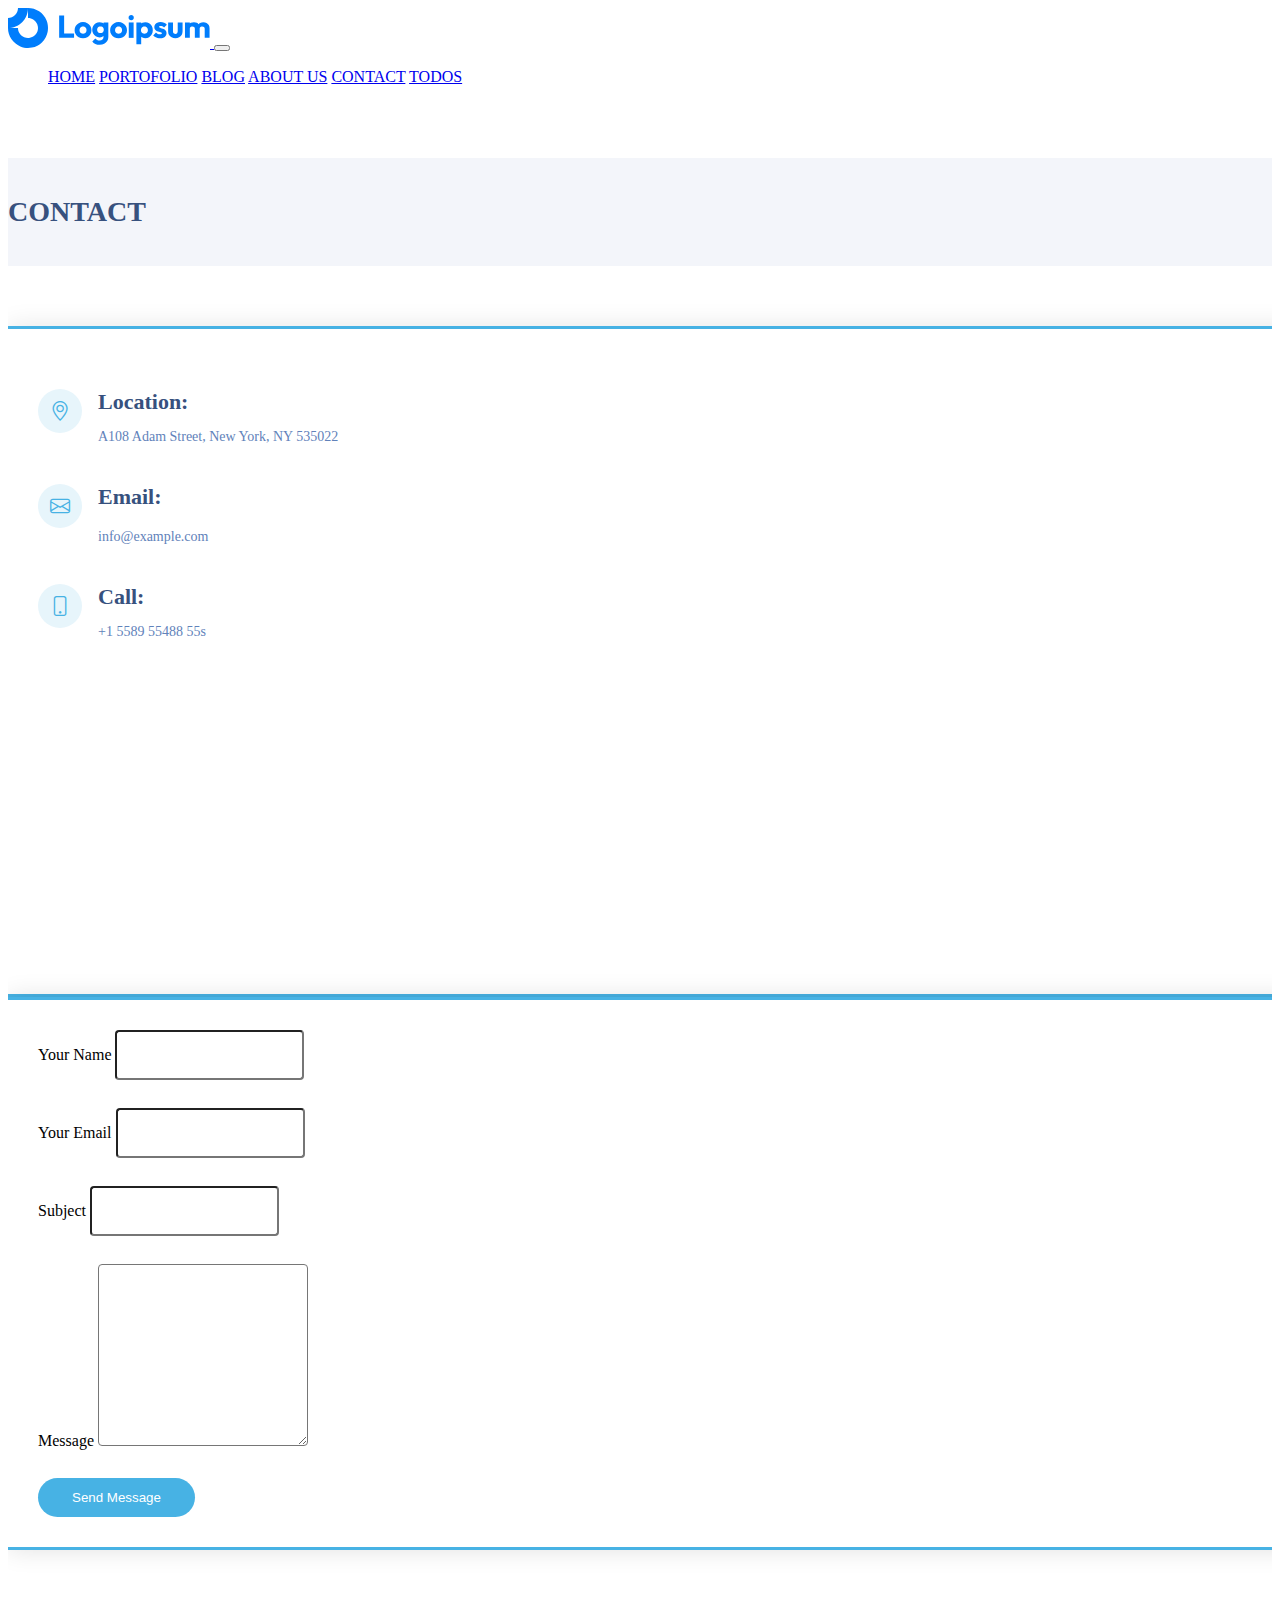
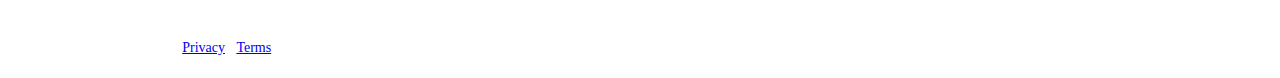
<file: contact.html>
<!doctype html>
<html lang="en" data-bs-theme="auto">
  <head>

    <meta charset="utf-8">
    <meta name="viewport" content="width=device-width, initial-scale=1">
    <meta name="description" content="">
    <title>Assignment 5 - Contact</title>
    <link href="https://cdn.jsdelivr.net/npm/bootstrap@5.3.2/dist/css/bootstrap.min.css" rel="stylesheet" integrity="sha384-T3c6CoIi6uLrA9TneNEoa7RxnatzjcDSCmG1MXxSR1GAsXEV/Dwwykc2MPK8M2HN" crossorigin="anonymous">  
    <link rel="stylesheet" href="https://cdn.jsdelivr.net/npm/bootstrap-icons@1.11.3/font/bootstrap-icons.min.css"> 

    <link href="css/contact.css" rel="stylesheet">
  </head>
  <body>
    
    <header>
    <nav class="navbar navbar-expand-lg navbar-dark fixed-top bg-dark px-3 py-3">
        <div class="container-fluid">
          <a class="navbar-brand" href="#">
            <img 
            src="img/logoipsum-297.svg" 
            class="img-fluid"
            alt="triangle with all three sides equal"

            />
        </a>
          <button class="navbar-toggler" type="button" data-bs-toggle="collapse" data-bs-target="#navbarCollapse" aria-controls="navbarCollapse" aria-expanded="false" aria-label="Toggle navigation">
            <span class="navbar-toggler-icon"></span>
          </button>
          <div class="collapse navbar-collapse mt-4 mt-lg-0" id="navbarCollapse">
            <ul class="navbar-nav nav-pills nav-fill d-flex ms-auto mb-2 mb-md-0 gap-4">
            
              <a class="nav-link" href="index.html">HOME</a>
          
              <a class="nav-link" href="portofolio.html">PORTOFOLIO</a>
     
              <a class="nav-link" href="blog.html">BLOG</a>
        
              <a class="nav-link" href="aboutus.html">ABOUT US</a>
       
              <a class="nav-link active" aria-current="page" href="contact.html">CONTACT</a>
      
              <a class="nav-link" href="todo.html">TODOS</a>
      
            </ul>

          </div>
        </div>
      </nav>
    </header>

<main>

    <!-- ======= Breadcrumbs ======= -->
    <section id="breadcrumbs" class="breadcrumbs">
      <div class="container py-4">

        <h2>CONTACT</h2>

      </div>
    </section><!-- End Breadcrumbs -->


        <!-- ======= Contact Section ======= -->
        <section id="contact" class="contact">
          <div class="container" >
  
            <div class="row">
    
              <div class="col-lg-5 d-flex align-items-stretch">
                <div class="info">
                  <div class="address">
                    <i class="bi bi-geo-alt"></i>
                    <h4>Location:</h4>
                    <p>A108 Adam Street, New York, NY 535022</p>
                  </div>
    
                  <div class="email">
                    <i class="bi bi-envelope"></i>
                    <h4>Email:</h4>
                    <p>info@example.com</p>
                  </div>
    
                  <div class="phone">
                    <i class="bi bi-phone"></i>
                    <h4>Call:</h4>
                    <p>+1 5589 55488 55s</p>
                  </div>
    
                  <iframe src="https://www.google.com/maps/embed?pb=!1m14!1m8!1m3!1d12097.433213460943!2d-74.0062269!3d40.7101282!3m2!1i1024!2i768!4f13.1!3m3!1m2!1s0x0%3A0xb89d1fe6bc499443!2sDowntown+Conference+Center!5e0!3m2!1smk!2sbg!4v1539943755621" frameborder="0" style="border:0; width: 100%; height: 290px;" allowfullscreen></iframe>
                </div>
    
              </div>
    
              <div class="col-lg-7 mt-5 mt-lg-0 d-flex align-items-stretch">
                <form  role="form" class="php-email-form">
                  <div class="row">
                    <div class="form-group col-md-6">
                      <label for="name">Your Name</label>
                      <input type="text" name="name" class="form-control" id="name" required>
                    </div>
                    <div class="form-group col-md-6">
                      <label for="name">Your Email</label>
                      <input type="email" class="form-control" name="email" id="email" required>
                    </div>
                  </div>
                  <div class="form-group">
                    <label for="name">Subject</label>
                    <input type="text" class="form-control" name="subject" id="subject" required>
                  </div>
                  <div class="form-group">
                    <label for="name">Message</label>
                    <textarea class="form-control" name="message" rows="10" required></textarea>
                  </div>
                  <div class="my-3">
                    <div class="loading">Loading</div>
                    <div class="error-message"></div>
                    <div class="sent-message">Your message has been sent. Thank you!</div>
                  </div>
                  <div class="text-center"><button type="submit">Send Message</button></div>
                </form>
              </div>
    
            </div>
    
          </div>
        </section><!-- End Contact Section -->


  <!-- ======= Footer ======= -->
  <footer id="footer" class="bg-dark mb-0">


    <div class="container footer-bottom clearfix">
      <div class="copyright">
        &copy; 2017–2023 Company, Inc. &middot; <a href="#">Privacy</a> &middot; <a href="#">Terms</a>
      </div>
    </div>
  </footer><!-- End Footer -->
</main>
<script src="https://cdn.jsdelivr.net/npm/bootstrap@5.3.2/dist/js/bootstrap.bundle.min.js" integrity="sha384-C6RzsynM9kWDrMNeT87bh95OGNyZPhcTNXj1NW7RuBCsyN/o0jlpcV8Qyq46cDfL" crossorigin="anonymous"></script>  


    </body>
</html>
</file>
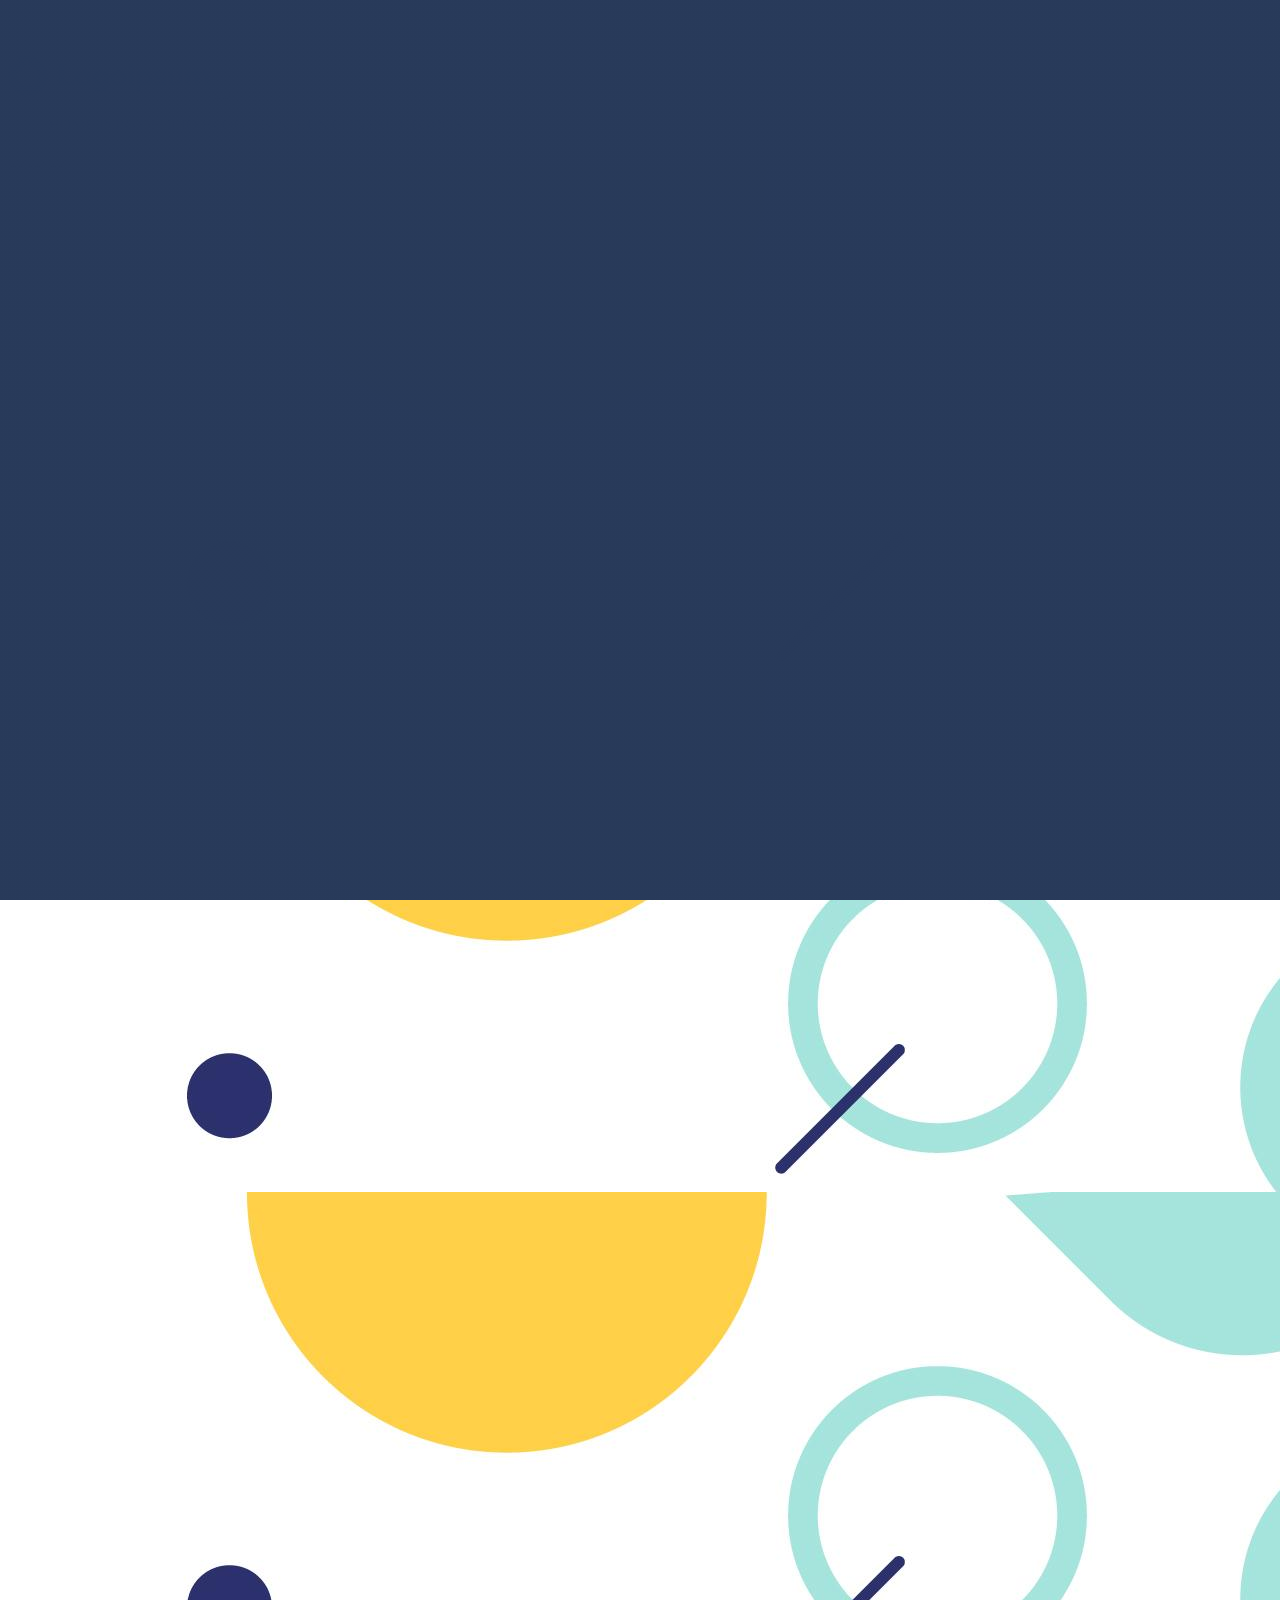
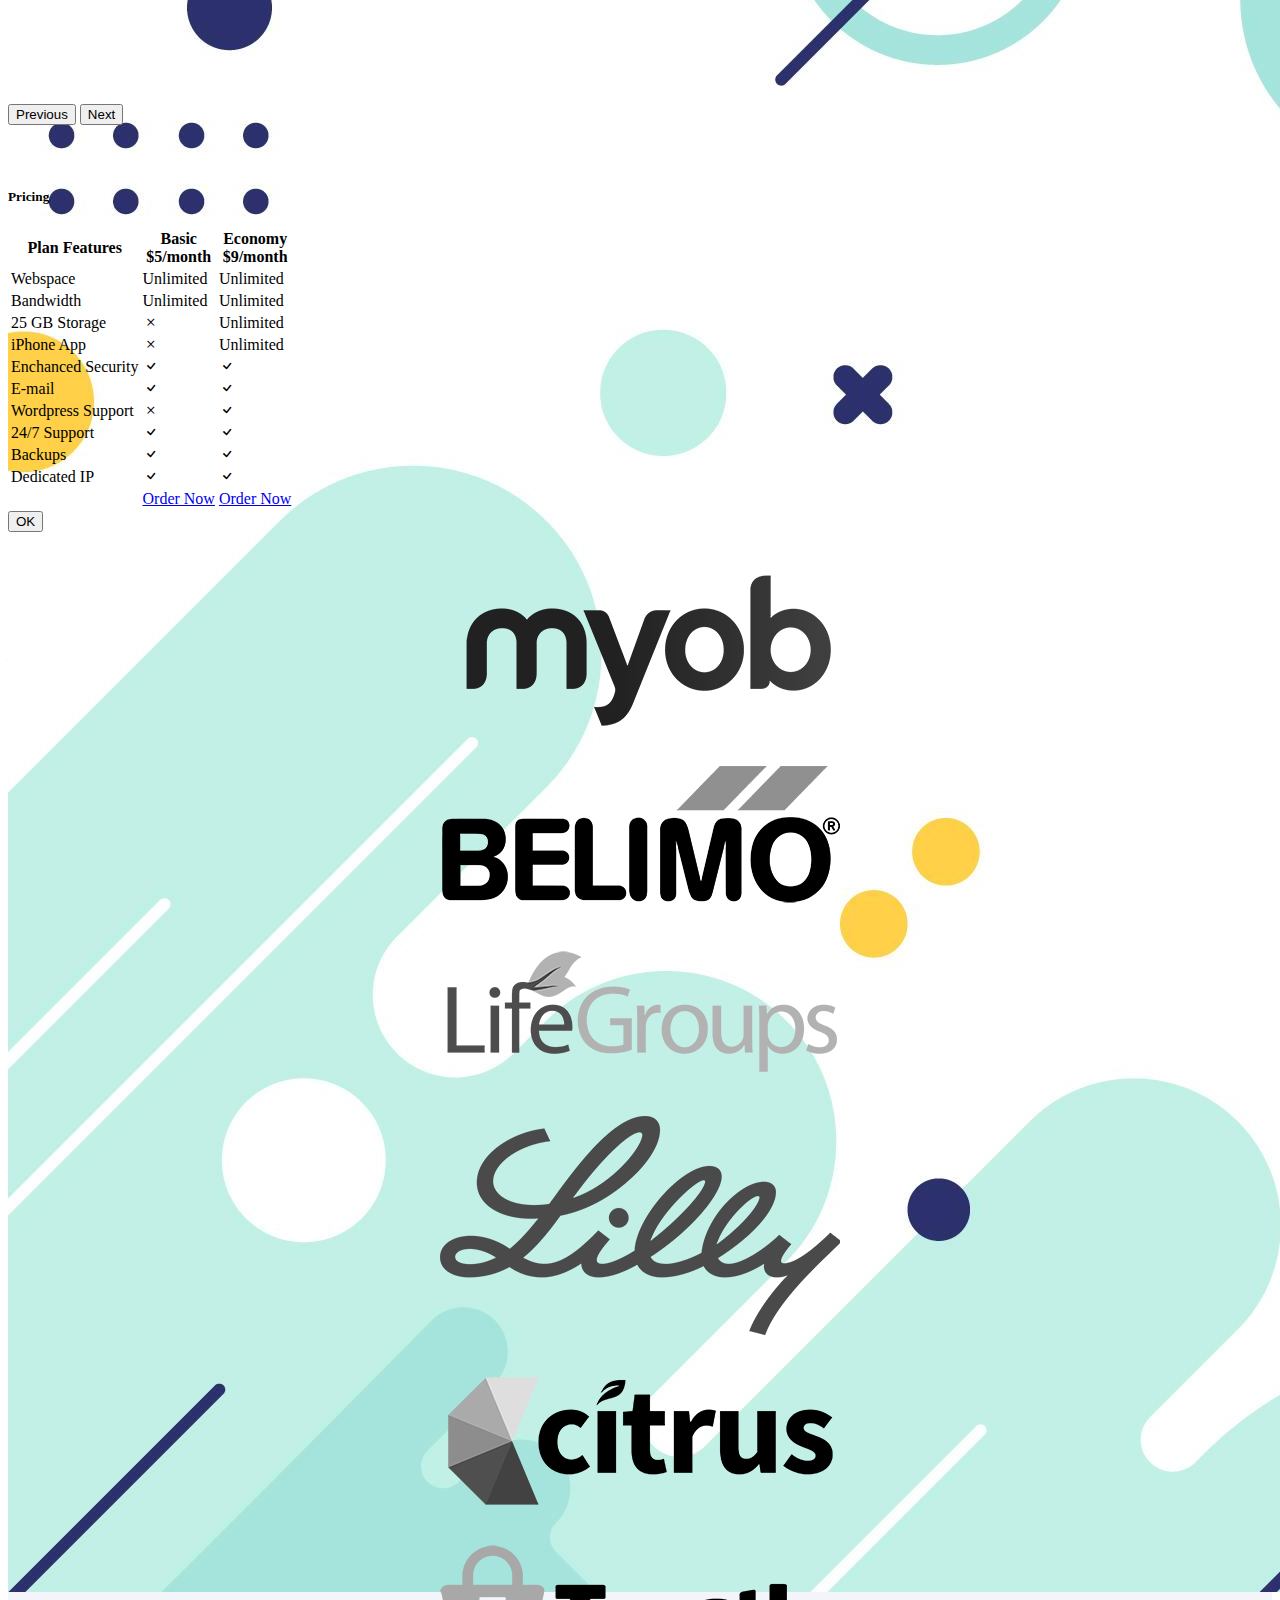
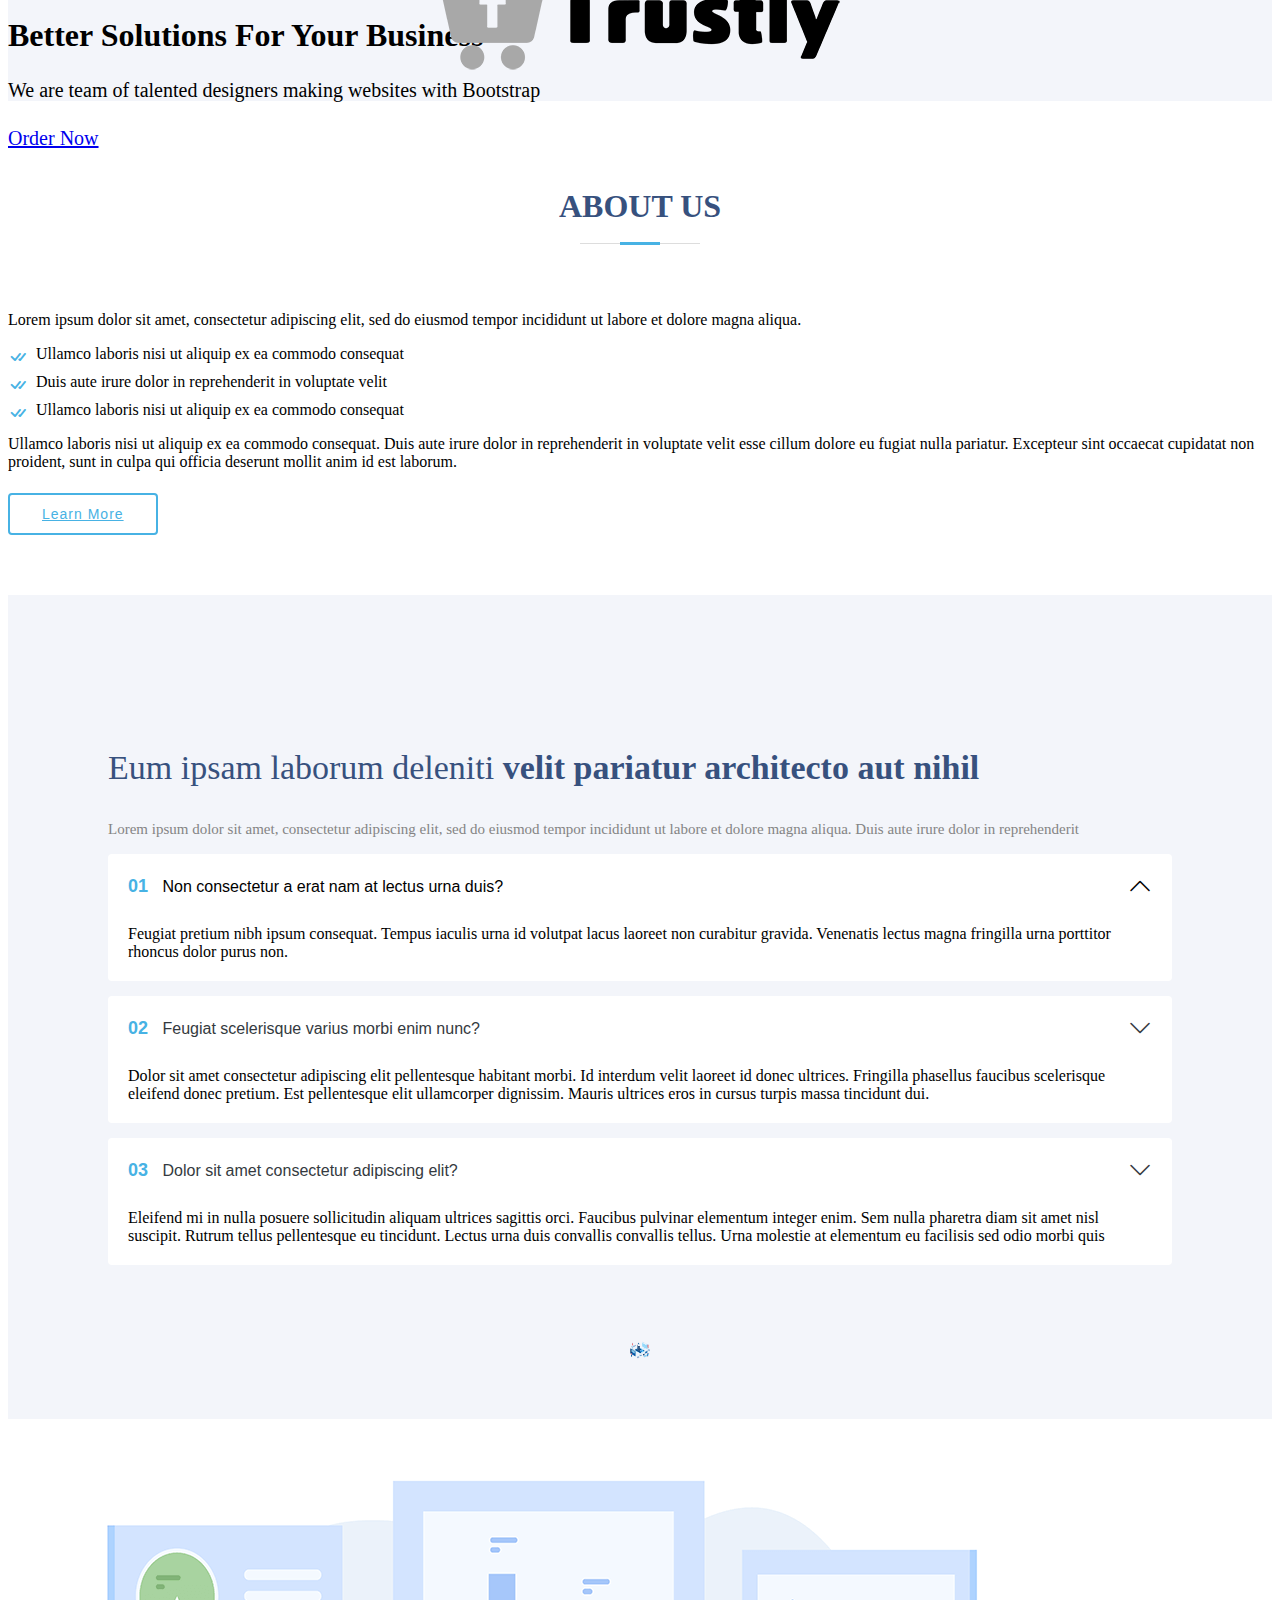
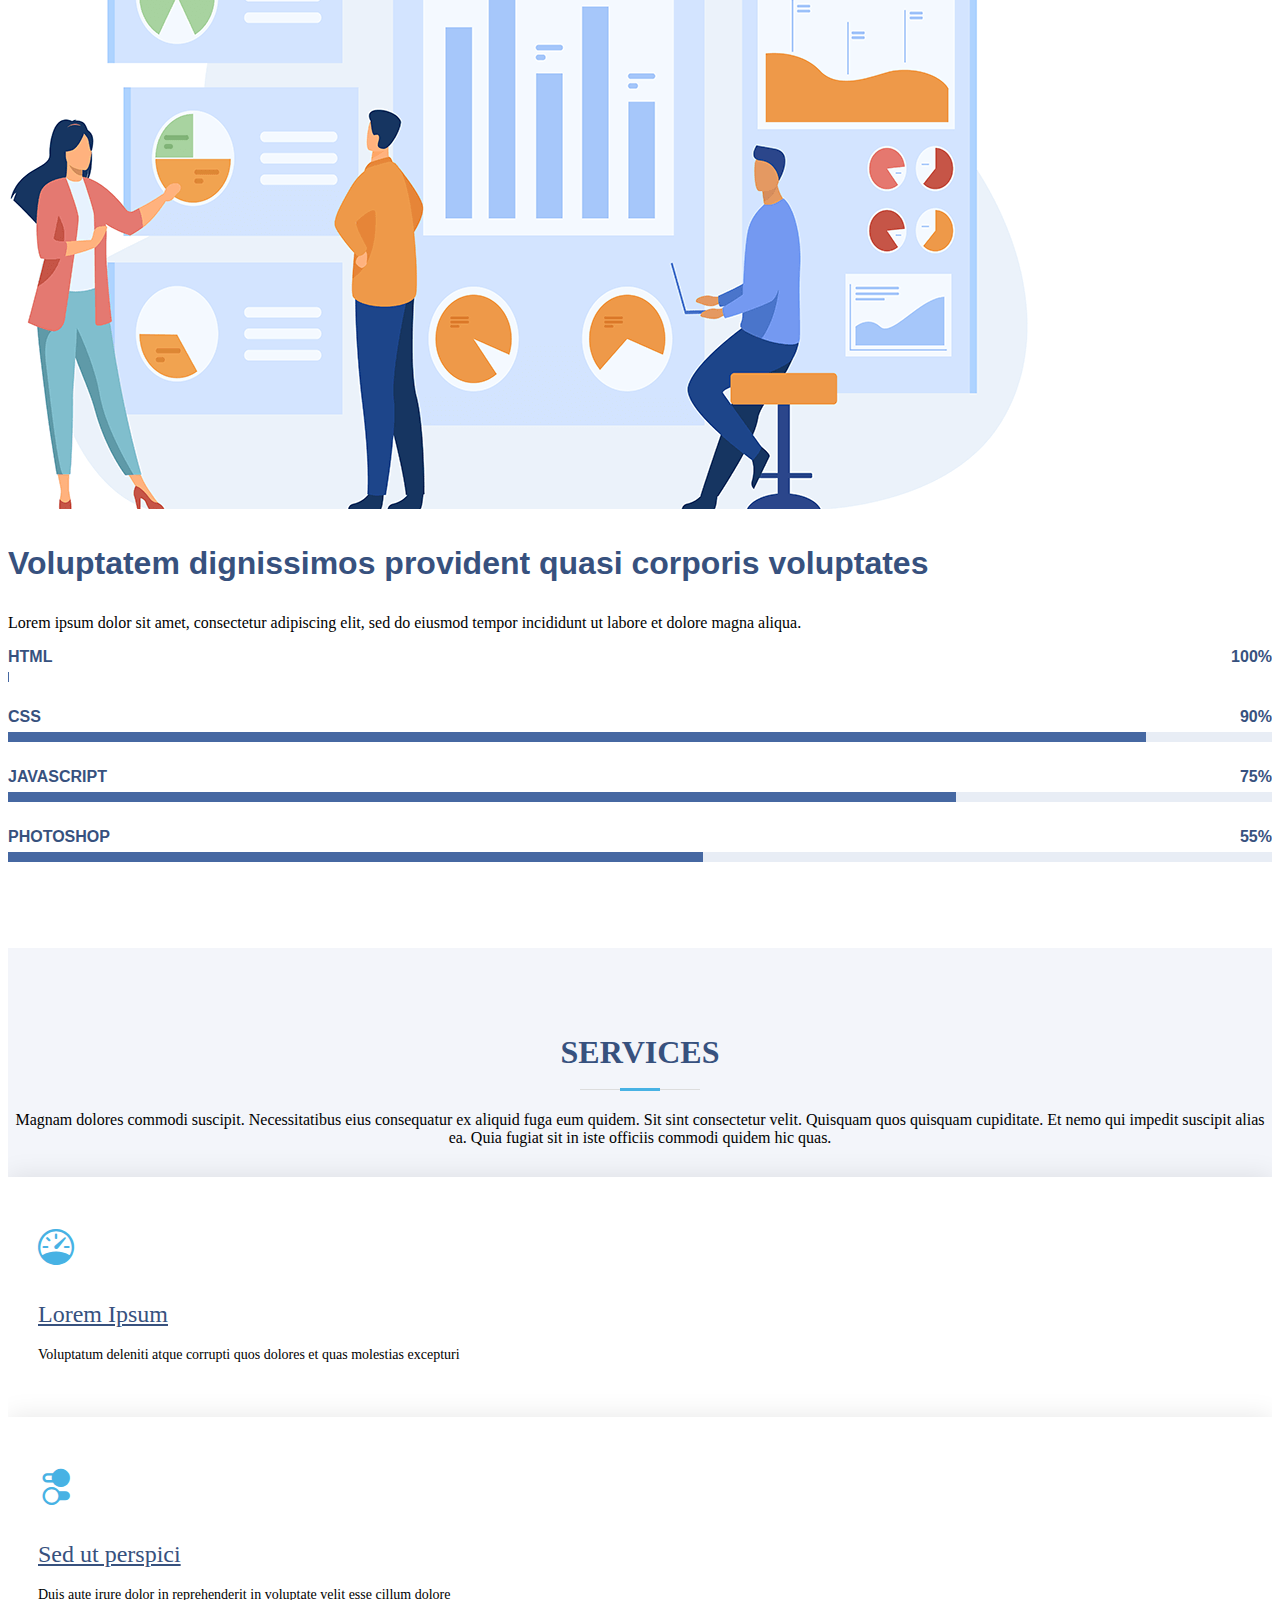
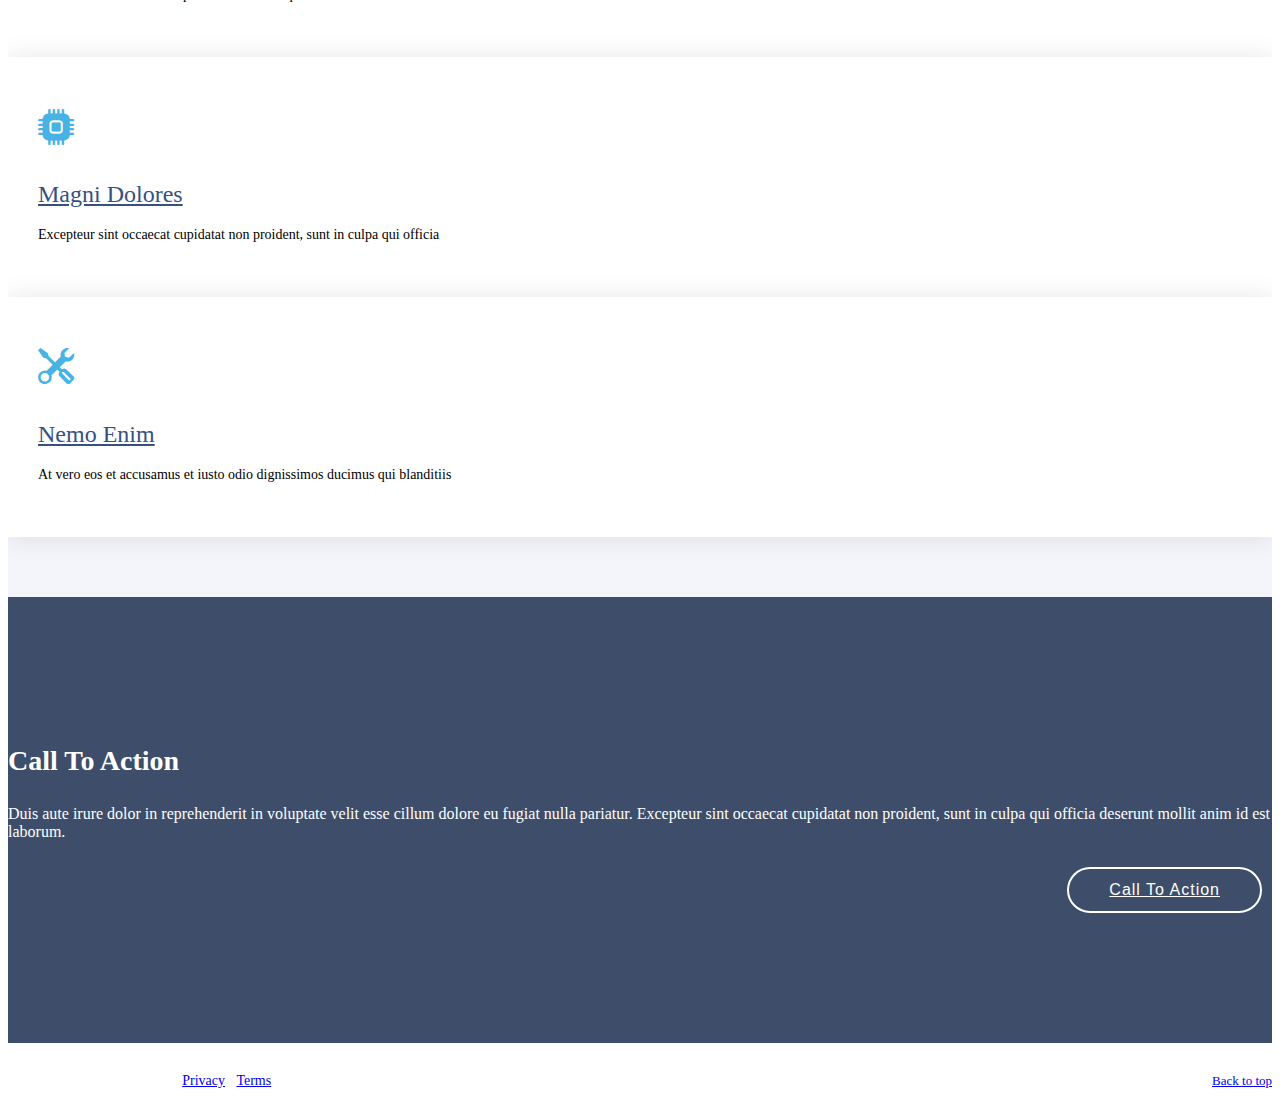
<file: home.html>
<!doctype html>
<html lang="en" data-bs-theme="auto">
  <head>

    <meta charset="utf-8">
    <meta name="viewport" content="width=device-width, initial-scale=1">
    <meta name="description" content="">
    <title>Assignment 5 - Home</title>
    <link href="https://cdn.jsdelivr.net/npm/bootstrap@5.3.2/dist/css/bootstrap.min.css" rel="stylesheet" integrity="sha384-T3c6CoIi6uLrA9TneNEoa7RxnatzjcDSCmG1MXxSR1GAsXEV/Dwwykc2MPK8M2HN" crossorigin="anonymous">  
    <link rel="stylesheet" href="https://cdn.jsdelivr.net/npm/bootstrap-icons@1.11.3/font/bootstrap-icons.min.css"> 

    <link href="css/home.css" rel="stylesheet">
  </head>
  <body>
    <header>
    <nav class="navbar navbar-expand-lg navbar-dark fixed-top bg-dark px-3 py-3">
        <div class="container-fluid">
          <a class="navbar-brand" href="#">
            <img 
            src="img/logoipsum-297.svg" 
            class="img-fluid"
            alt="triangle with all three sides equal"

            />
        </a>
          <button class="navbar-toggler" type="button" data-bs-toggle="collapse" data-bs-target="#navbarCollapse" aria-controls="navbarCollapse" aria-expanded="false" aria-label="Toggle navigation">
            <span class="navbar-toggler-icon"></span>
          </button>
          <div class="collapse navbar-collapse mt-4 mt-lg-0" id="navbarCollapse">
            <ul class="navbar-nav nav-pills nav-fill d-flex ms-auto mb-2 mb-md-0 gap-4">
            
                <a class="nav-link active" aria-current="page" href="home.html">HOME</a>
          
                <a class="nav-link" href="portofolio.html">PORTOFOLIO</a>
       
                <a class="nav-link" href="blog.html">BLOG</a>
          
                <a class="nav-link" href="aboutus.html">ABOUT US</a>
         
                <a class="nav-link" href="contact.html">CONTACT</a>
        
                <a class="nav-link" href="todo.html">TODOS</a>
      
            </ul>

          </div>
        </div>
      </nav>
    </header>

<main>

  <div id="myCarousel" class="carousel slide mb-0" data-bs-ride="carousel">
    <div class="carousel-indicators">
      <button type="button" data-bs-target="#myCarousel" data-bs-slide-to="0" class="active" aria-current="true" aria-label="Slide 1"></button>
      <button type="button" data-bs-target="#myCarousel" data-bs-slide-to="1" aria-label="Slide 2"></button>
      <button type="button" data-bs-target="#myCarousel" data-bs-slide-to="2" aria-label="Slide 3"></button>
    </div>
    <div class="carousel-inner">
      <div class="carousel-item active">
        <!-- <svg class="bg-primary" style="--bs-bg-opacity: .8;" width="100%" height="100%" xmlns="http://www.w3.org/2000/svg" aria-hidden="true" preserveAspectRatio="xMidYMid slice" focusable="false"><rect width="100%" height="100%" fill="var(--bs-secondary-color)"/></svg> -->
        <img src="img/hero.jpg" class="d-block w-100" alt="...">
        <div class="container">
          <div class="carousel-caption text-start" style="z-index: 2;">
            <h1>Better Solutions For Your Business</h1>
            <p class="opacity-75">We are team of talented designers making websites with Bootstrap</p>
            <p><a class="btn btn-lg btn-primary" data-bs-toggle="modal" data-bs-target="#exampleModal" href="#">Order Now</a></p>
          </div>
        </div>
      </div>
      <div class="carousel-item">
        <!-- <svg class="bg-primary" style="--bs-bg-opacity: .8;" width="100%" height="100%" xmlns="http://www.w3.org/2000/svg" aria-hidden="true" preserveAspectRatio="xMidYMid slice" focusable="false"><rect width="100%" height="100%" fill="var(--bs-secondary-color)"/></svg> -->
        <img src="img/hero.jpg" class="d-block w-100" alt="...">
        <div class="container">
          <div class="carousel-caption">
            <h1>Better Solutions For Your Business</h1>
            <p class="opacity-75">We are team of talented designers making websites with Bootstrap</p>
            <p><a class="btn btn-lg btn-primary" data-bs-toggle="modal" data-bs-target="#exampleModal" href="#">Order Now</a></p>
          </div>
        </div>
      </div>
      <div class="carousel-item">
        <!-- <svg class="bg-primary" style="--bs-bg-opacity: .8;" width="100%" height="100%" xmlns="http://www.w3.org/2000/svg" aria-hidden="true" preserveAspectRatio="xMidYMid slice" focusable="false"><rect width="100%" height="100%" fill="var(--bs-secondary-color)"/></svg> -->
        <img src="img/hero.jpg" class="d-block w-100" alt="...">
        <div class="container">
          <div class="carousel-caption text-end">
            <h1>Better Solutions For Your Business</h1>
            <p class="opacity-75">We are team of talented designers making websites with Bootstrap</p>
            <p><a class="btn btn-lg btn-primary" data-bs-toggle="modal" data-bs-target="#exampleModal" href="#">Order Now</a></p>
          </div>
        </div>
      </div>
    </div>
    <button class="carousel-control-prev" type="button" data-bs-target="#myCarousel" data-bs-slide="prev">
      <span class="carousel-control-prev-icon" aria-hidden="true"></span>
      <span class="visually-hidden">Previous</span>
    </button>
    <button class="carousel-control-next" type="button" data-bs-target="#myCarousel" data-bs-slide="next">
      <span class="carousel-control-next-icon" aria-hidden="true"></span>
      <span class="visually-hidden">Next</span>
    </button>
  </div>

      <!-- Modal -->
      <div class="modal fade" id="exampleModal" tabindex="-1" aria-labelledby="exampleModalLabel" aria-hidden="true">
        <div class="modal-dialog">
            <div class="modal-content">

                <div class="modal-header float-right">
                    <h5>Pricing</h5>
                    <div class="text-right">
                        <i data-dismiss="modal" aria-label="Close" class="fa fa-close"></i>
                    </div>
                </div>

                <div class="modal-body">
                    <div class="p-2">
                        <table class="table table-bordered">
                            <thead class="table-primary">
                                <tr>
                                    <th class="fs-4 align-baseline text-start">Plan Features</th>
                                    <th class="fs-4 align-baseline text-center">Basic<br><span class="fs-6">$5/month</span></th>
                                    <th class="fs-4 align-baseline text-center">Economy<br><span class="fs-6">$9/month</span></th>
                                </tr>
                            </thead>
                            <tbody>
                                <tr>
                                    <td>Webspace</td>
                                    <td class="text-center">Unlimited</td>
                                    <td class="text-center">Unlimited</td>
                                </tr>
                                <tr>
                                    <td>Bandwidth</td>
                                    <td class="text-center">Unlimited</td>
                                    <td class="text-center">Unlimited</td>
                                </tr>
                                <tr>
                                    <td>25 GB Storage</td>
                                    <td class="text-center"><i class="bi bi-x"></i></td>
                                    <td class="text-center">Unlimited</td>
                                </tr>
                                <tr>
                                    <td>iPhone App</td>
                                    <td class="text-center"><i class="bi bi-x"></i></td>
                                    <td class="text-center">Unlimited</td>
                                </tr>
                                <tr>
                                    <td>Enchanced Security</td>
                                    <td class="text-center"><i class="bi bi-check"></i></td>
                                    <td class="text-center"><i class="bi bi-check"></i></td>
                                </tr>
                                <tr>
                                    <td>E-mail</td>
                                    <td class="text-center"><i class="bi bi-check"></i></td>
                                    <td class="text-center"><i class="bi bi-check"></i></td>
                                </tr>
                                <tr>
                                    <td>Wordpress Support</td>
                                    <td class="text-center"><i class="bi bi-x"></i></td>
                                    <td class="text-center"><i class="bi bi-check"></i></td>
                                </tr>
                                <tr>
                                    <td>24/7 Support</td>
                                    <td class="text-center"><i class="bi bi-check"></i></td>
                                    <td class="text-center"><i class="bi bi-check"></i></td>
                                </tr>
                                <tr>
                                    <td>Backups</td>
                                    <td class="text-center"><i class="bi bi-check"></i></td>
                                    <td class="text-center"><i class="bi bi-check"></i></td>
                                </tr>
                                <tr>
                                    <td>Dedicated IP</td>
                                    <td class="text-center"><i class="bi bi-check"></i></td>
                                    <td class="text-center"><i class="bi bi-check"></i></td>
                                </tr>
                                <tr>
                                    <td></td>
                                    <td class="text-center"><a class="btn btn-outline-primary btn-sm" href="#" role="button">Order Now</a></td>
                                    <td class="text-center"><a class="btn btn-outline-primary btn-sm" href="#" role="button">Order Now</a></td>
                                </tr>
                            </tbody>
                        </table>
                    </div>
                </div>

                <div class="modal-footer">
                    <button type="button" class="btn btn-primary" data-bs-dismiss="modal">OK</button>
                </div>

            </div>
        </div>
    </div>

        <!-- ======= Clients Section ======= -->
        <section id="clients" class="clients section-bg mb-0">
            <div class="container">
      
              <div class="row">
      
                <div class="col-lg-2 col-md-4 col-6 d-flex align-items-center justify-content-center">
                  <img src="img/clients/client-1.png" class="img-fluid" alt="">
                </div>
      
                <div class="col-lg-2 col-md-4 col-6 d-flex align-items-center justify-content-center">
                  <img src="img/clients/client-2.png" class="img-fluid" alt="">
                </div>
      
                <div class="col-lg-2 col-md-4 col-6 d-flex align-items-center justify-content-center">
                  <img src="img/clients/client-3.png" class="img-fluid" alt="">
                </div>
      
                <div class="col-lg-2 col-md-4 col-6 d-flex align-items-center justify-content-center">
                  <img src="img/clients/client-4.png" class="img-fluid" alt="">
                </div>
      
                <div class="col-lg-2 col-md-4 col-6 d-flex align-items-center justify-content-center">
                  <img src="img/clients/client-5.png" class="img-fluid" alt="">
                </div>
      
                <div class="col-lg-2 col-md-4 col-6 d-flex align-items-center justify-content-center">
                  <img src="img/clients/client-6.png" class="img-fluid" alt="">
                </div>
      
              </div>
      
            </div>
          </section><!-- End Cliens Section -->

              <!-- ======= About Us Section ======= -->
    <section id="about" class="about">
        <div class="container" >
  
          <div class="section-title">
            <h2>About Us</h2>
          </div>
  
          <div class="row content">
            <div class="col-lg-6">
              <p>
                Lorem ipsum dolor sit amet, consectetur adipiscing elit, sed do eiusmod tempor incididunt ut labore et dolore
                magna aliqua.
              </p>
              <ul>
                <li><i class="bi bi-check-all"></i> Ullamco laboris nisi ut aliquip ex ea commodo consequat</li>
                <li><i class="bi bi-check-all"></i> Duis aute irure dolor in reprehenderit in voluptate velit</li>
                <li><i class="bi bi-check-all"></i> Ullamco laboris nisi ut aliquip ex ea commodo consequat</li>
              </ul>
            </div>
            <div class="col-lg-6 pt-4 pt-lg-0">
              <p>
                Ullamco laboris nisi ut aliquip ex ea commodo consequat. Duis aute irure dolor in reprehenderit in voluptate
                velit esse cillum dolore eu fugiat nulla pariatur. Excepteur sint occaecat cupidatat non proident, sunt in
                culpa qui officia deserunt mollit anim id est laborum.
              </p>
              <a href="#" class="btn-learn-more">Learn More</a>
            </div>
          </div>
  
        </div>
      </section><!-- End About Us Section -->
  
      <!-- ======= Why Us Section ======= -->
      <section id="why-us" class="why-us section-bg">
        <div class="container-fluid" >
  
          <div class="row">
  
            <div class="col-lg-7 d-flex flex-column justify-content-center align-items-stretch  order-2 order-lg-1">
  
              <div class="content">
                <h3>Eum ipsam laborum deleniti <strong>velit pariatur architecto aut nihil</strong></h3>
                <p>
                  Lorem ipsum dolor sit amet, consectetur adipiscing elit, sed do eiusmod tempor incididunt ut labore et dolore magna aliqua. Duis aute irure dolor in reprehenderit
                </p>
              </div>
  
              <div class="accordion-list">
                <ul>
                  <li>
                    <a data-bs-toggle="collapse" class="collapse" data-bs-target="#accordion-list-1"><span>01</span> Non consectetur a erat nam at lectus urna duis? <i class="bi bi-chevron-down icon-show"></i><i class="bi bi-chevron-up icon-close"></i></a>
                    <div id="accordion-list-1" class="collapse show" data-bs-parent=".accordion-list">
                      <p>
                        Feugiat pretium nibh ipsum consequat. Tempus iaculis urna id volutpat lacus laoreet non curabitur gravida. Venenatis lectus magna fringilla urna porttitor rhoncus dolor purus non.
                      </p>
                    </div>
                  </li>
  
                  <li>
                    <a data-bs-toggle="collapse" data-bs-target="#accordion-list-2" class="collapsed"><span>02</span> Feugiat scelerisque varius morbi enim nunc? <i class="bi bi-chevron-down icon-show"></i><i class="bi bi-chevron-up icon-close"></i></a>
                    <div id="accordion-list-2" class="collapse" data-bs-parent=".accordion-list">
                      <p>
                        Dolor sit amet consectetur adipiscing elit pellentesque habitant morbi. Id interdum velit laoreet id donec ultrices. Fringilla phasellus faucibus scelerisque eleifend donec pretium. Est pellentesque elit ullamcorper dignissim. Mauris ultrices eros in cursus turpis massa tincidunt dui.
                      </p>
                    </div>
                  </li>
  
                  <li>
                    <a data-bs-toggle="collapse" data-bs-target="#accordion-list-3" class="collapsed"><span>03</span> Dolor sit amet consectetur adipiscing elit? <i class="bi bi-chevron-down icon-show"></i><i class="bi bi-chevron-up icon-close"></i></a>
                    <div id="accordion-list-3" class="collapse" data-bs-parent=".accordion-list">
                      <p>
                        Eleifend mi in nulla posuere sollicitudin aliquam ultrices sagittis orci. Faucibus pulvinar elementum integer enim. Sem nulla pharetra diam sit amet nisl suscipit. Rutrum tellus pellentesque eu tincidunt. Lectus urna duis convallis convallis tellus. Urna molestie at elementum eu facilisis sed odio morbi quis
                      </p>
                    </div>
                  </li>
  
                </ul>
              </div>
  
            </div>
  
            <div class="col-lg-5 align-items-stretch order-1 order-lg-2 img" style='background-image: url("img/why-us.png");'>&nbsp;</div>
          </div>
  
        </div>
      </section><!-- End Why Us Section -->
  
      <!-- ======= Skills Section ======= -->
      <section id="skills" class="skills">
        <div class="container">
  
          <div class="row">
            <div class="col-lg-6 d-flex align-items-center" >
              <img src="img/skills.png" class="img-fluid" alt="">
            </div>
            <div class="col-lg-6 pt-4 pt-lg-0 content">
              <h3>Voluptatem dignissimos provident quasi corporis voluptates</h3>
              <p class="fst-italic">
                Lorem ipsum dolor sit amet, consectetur adipiscing elit, sed do eiusmod tempor incididunt ut labore et dolore
                magna aliqua.
              </p>
  
              <div class="skills-content">
  
                <div class="progress">
                  <span class="skill">HTML <i class="val">100%</i></span>
                  <div class="progress" role="progressbar" aria-label="Basic example" aria-valuenow="100" aria-valuemin="0" aria-valuemax="100">
                    <div class="progress-bar w-100"></div>
                  </div>
                </div>
  
                <div class="progress">
                  <span class="skill">CSS <i class="val">90%</i></span>
                  <div class="progress progress-bar-wrap" role="progressbar" aria-label="Basic example" aria-valuenow="90" aria-valuemin="0" aria-valuemax="100">
                    <div class="progress-bar" style="width: 90%"></div>
                  </div>
                </div>
  
                <div class="progress">
                  <span class="skill">JavaScript <i class="val">75%</i></span>
                  <div class="progress progress-bar-wrap" role="progressbar" aria-label="Basic example" aria-valuenow="75" aria-valuemin="0" aria-valuemax="100">
                    <div class="progress-bar" style="width: 75%"></div>
                  </div>
                </div>
  
                <div class="progress">
                  <span class="skill">Photoshop <i class="val">55%</i></span>
                  <div class="progress progress-bar-wrap" role="progressbar" aria-label="Basic example" aria-valuenow="55" aria-valuemin="0" aria-valuemax="100">
                    <div class="progress-bar" style="width: 55%"></div>
                  </div>
                </div>
  
              </div>
  
            </div>
          </div>
  
        </div>
      </section><!-- End Skills Section -->
  
      <!-- ======= Services Section ======= -->
      <section id="services" class="services section-bg">
        <div class="container">
  
          <div class="section-title">
            <h2>Services</h2>
            <p>Magnam dolores commodi suscipit. Necessitatibus eius consequatur ex aliquid fuga eum quidem. Sit sint consectetur velit. Quisquam quos quisquam cupiditate. Et nemo qui impedit suscipit alias ea. Quia fugiat sit in iste officiis commodi quidem hic quas.</p>
          </div>
  
          <div class="row">
            <div class="col-xl-3 col-md-6 d-flex align-items-stretch" >
              <div class="icon-box">
                <div class="icon"><i class="bi bi-speedometer"></i></div>
                <h4><a href="">Lorem Ipsum</a></h4>
                <p>Voluptatum deleniti atque corrupti quos dolores et quas molestias excepturi</p>
              </div>
            </div>
  
            <div class="col-xl-3 col-md-6 d-flex align-items-stretch mt-4 mt-md-0" >
              <div class="icon-box">
                <div class="icon"><i class="bi bi-toggles2"></i></div>
                <h4><a href="">Sed ut perspici</a></h4>
                <p>Duis aute irure dolor in reprehenderit in voluptate velit esse cillum dolore</p>
              </div>
            </div>
  
            <div class="col-xl-3 col-md-6 d-flex align-items-stretch mt-4 mt-xl-0" >
              <div class="icon-box">
                <div class="icon"><i class="bi bi-cpu-fill"></i></div>
                <h4><a href="">Magni Dolores</a></h4>
                <p>Excepteur sint occaecat cupidatat non proident, sunt in culpa qui officia</p>
              </div>
            </div>
  
            <div class="col-xl-3 col-md-6 d-flex align-items-stretch mt-4 mt-xl-0" >
              <div class="icon-box">
                <div class="icon"><i class="bi bi-tools"></i></div>
                <h4><a href="">Nemo Enim</a></h4>
                <p>At vero eos et accusamus et iusto odio dignissimos ducimus qui blanditiis</p>
              </div>
            </div>
  
          </div>
  
        </div>
      </section><!-- End Services Section -->
  
      <!-- ======= Cta Section ======= -->
      <section id="cta" class="cta">
        <div class="container">
  
          <div class="row">
            <div class="col-lg-9 text-center text-lg-start">
              <h3>Call To Action</h3>
              <p> Duis aute irure dolor in reprehenderit in voluptate velit esse cillum dolore eu fugiat nulla pariatur. Excepteur sint occaecat cupidatat non proident, sunt in culpa qui officia deserunt mollit anim id est laborum.</p>
            </div>
            <div class="col-lg-3 cta-btn-container text-center">
              <a class="cta-btn align-middle" href="#">Call To Action</a>
            </div>
          </div>
  
        </div>
      </section><!-- End Cta Section -->

  <!-- ======= Footer ======= -->
  <footer id="footer" class="bg-dark mb-0">


    <div class="container footer-bottom clearfix">
      <div class="copyright">
        &copy; 2017–2023 Company, Inc. &middot; <a href="#">Privacy</a> &middot; <a href="#">Terms</a>
      </div>
      <div class="credits"> <a href="#">Back to top</a>
      </div>
    </div>
  </footer><!-- End Footer -->
</main>
<script src="https://cdn.jsdelivr.net/npm/bootstrap@5.3.2/dist/js/bootstrap.bundle.min.js" integrity="sha384-C6RzsynM9kWDrMNeT87bh95OGNyZPhcTNXj1NW7RuBCsyN/o0jlpcV8Qyq46cDfL" crossorigin="anonymous"></script>  


    </body>
</html>
</file>
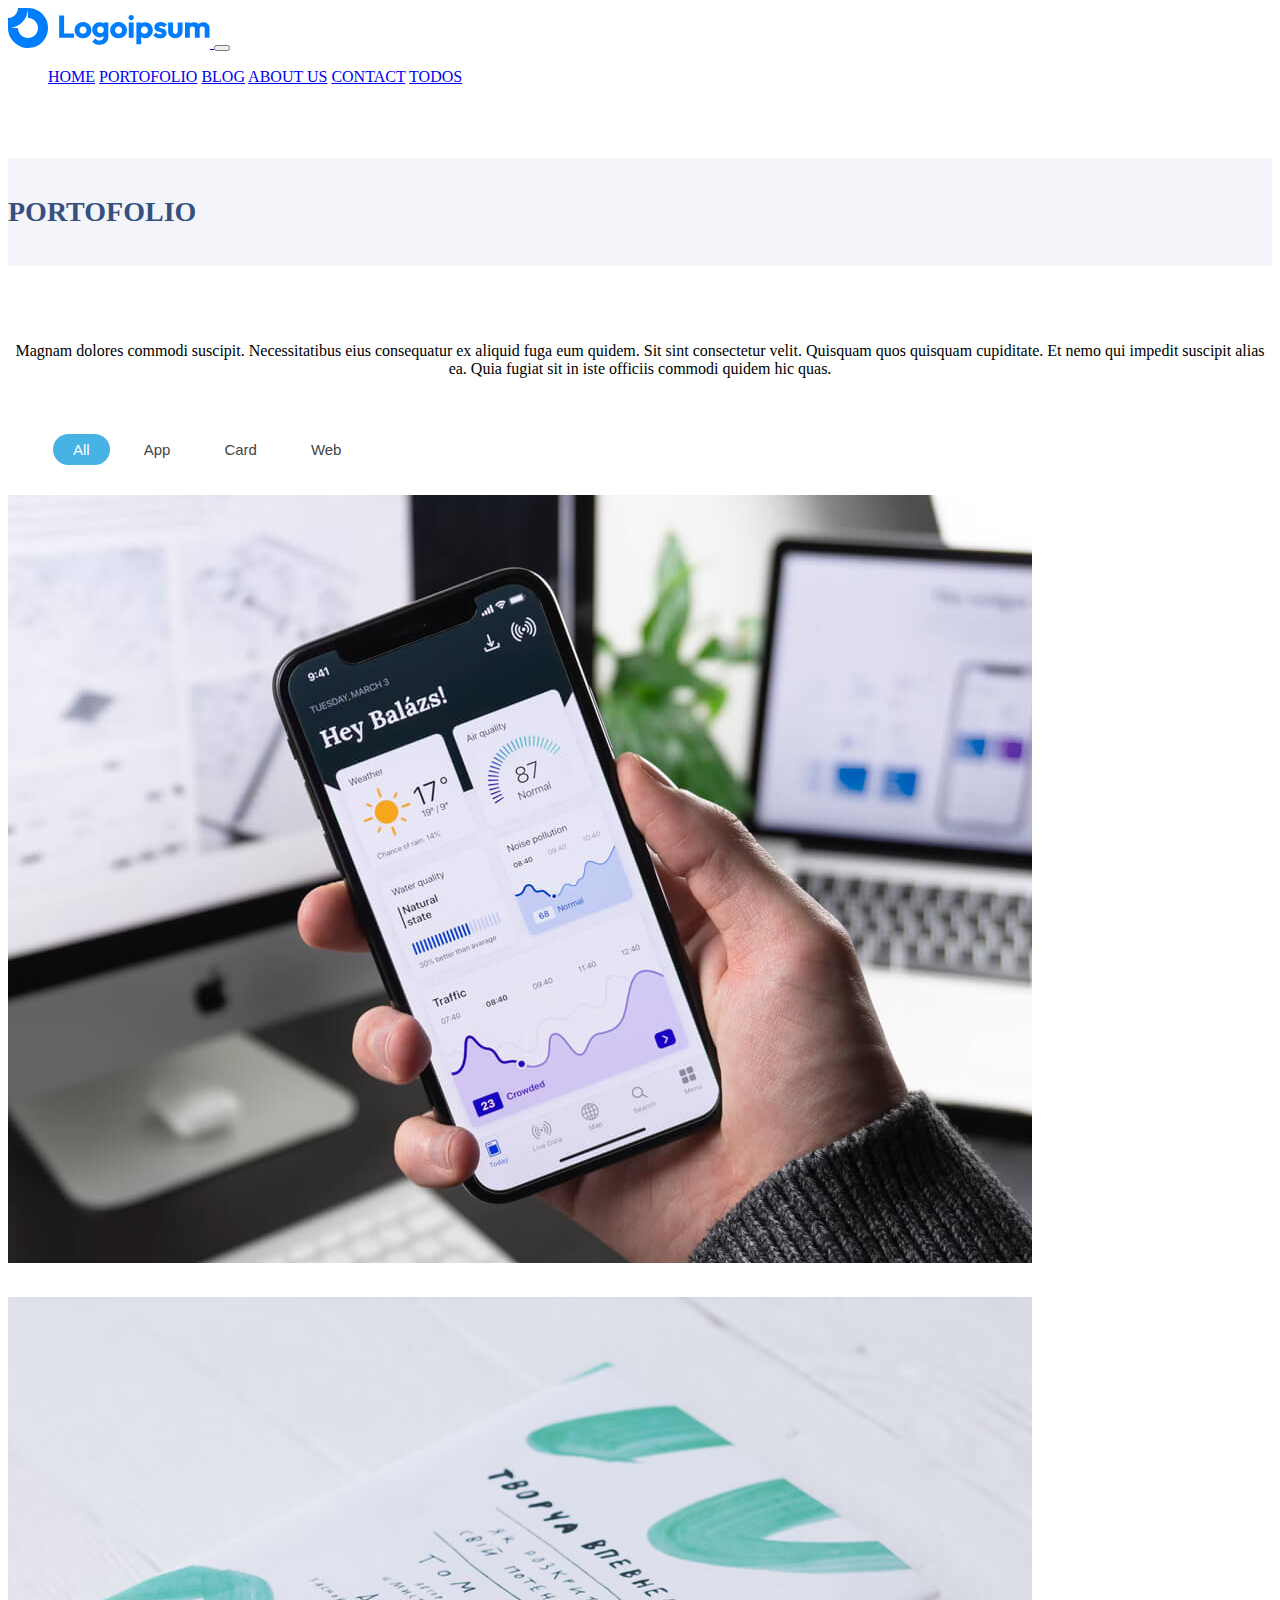
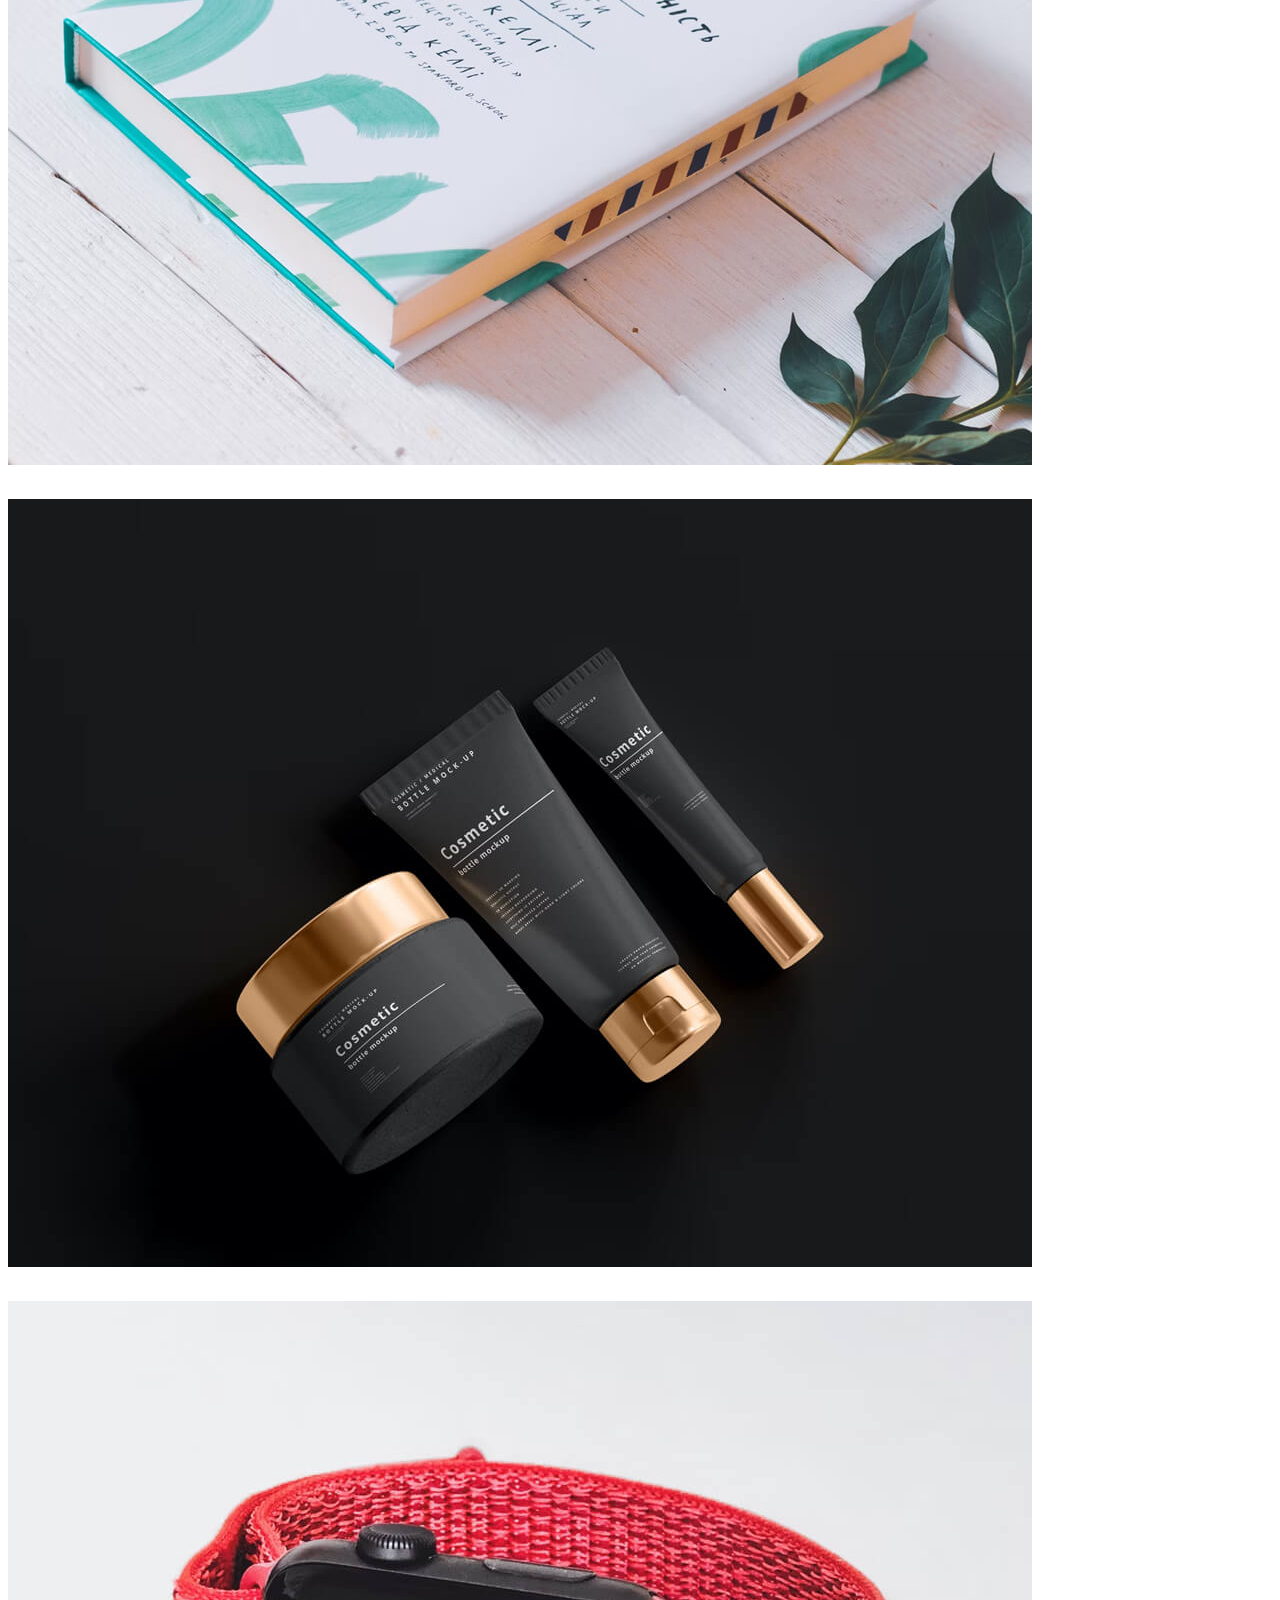
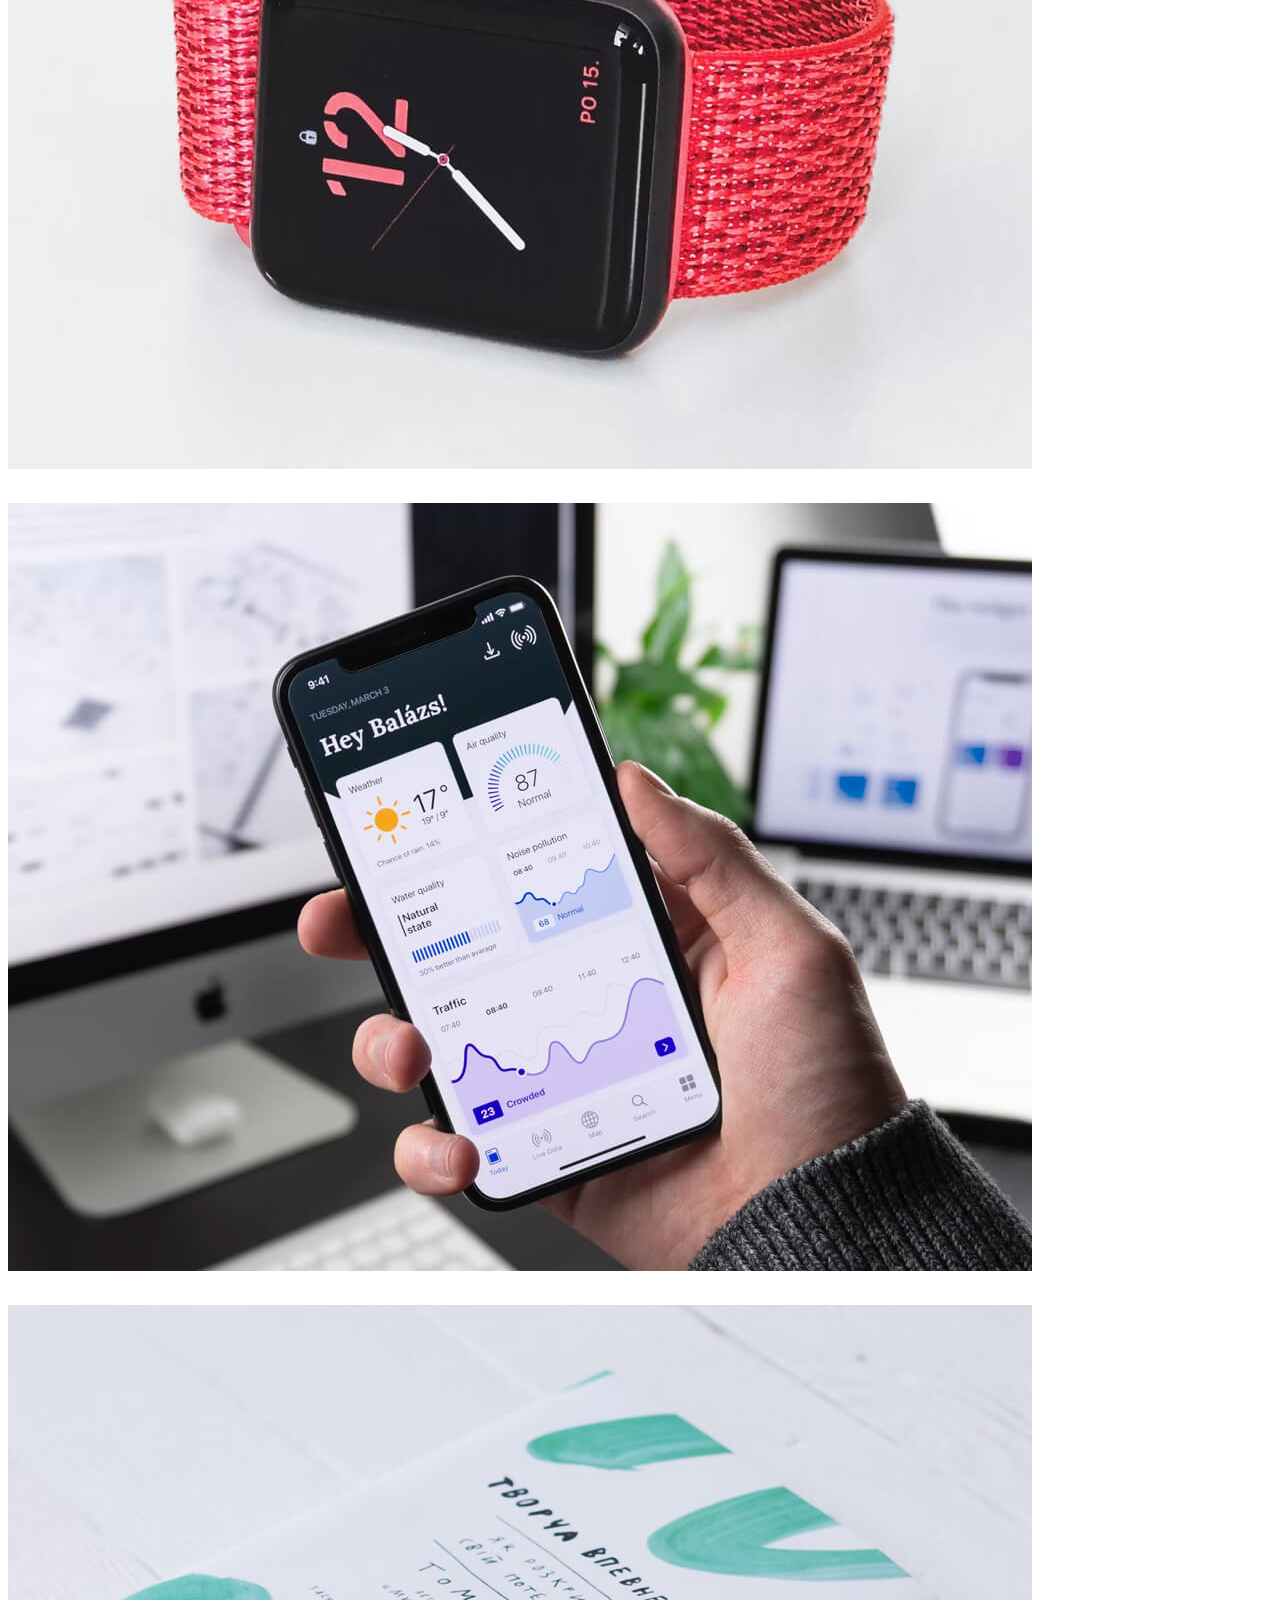
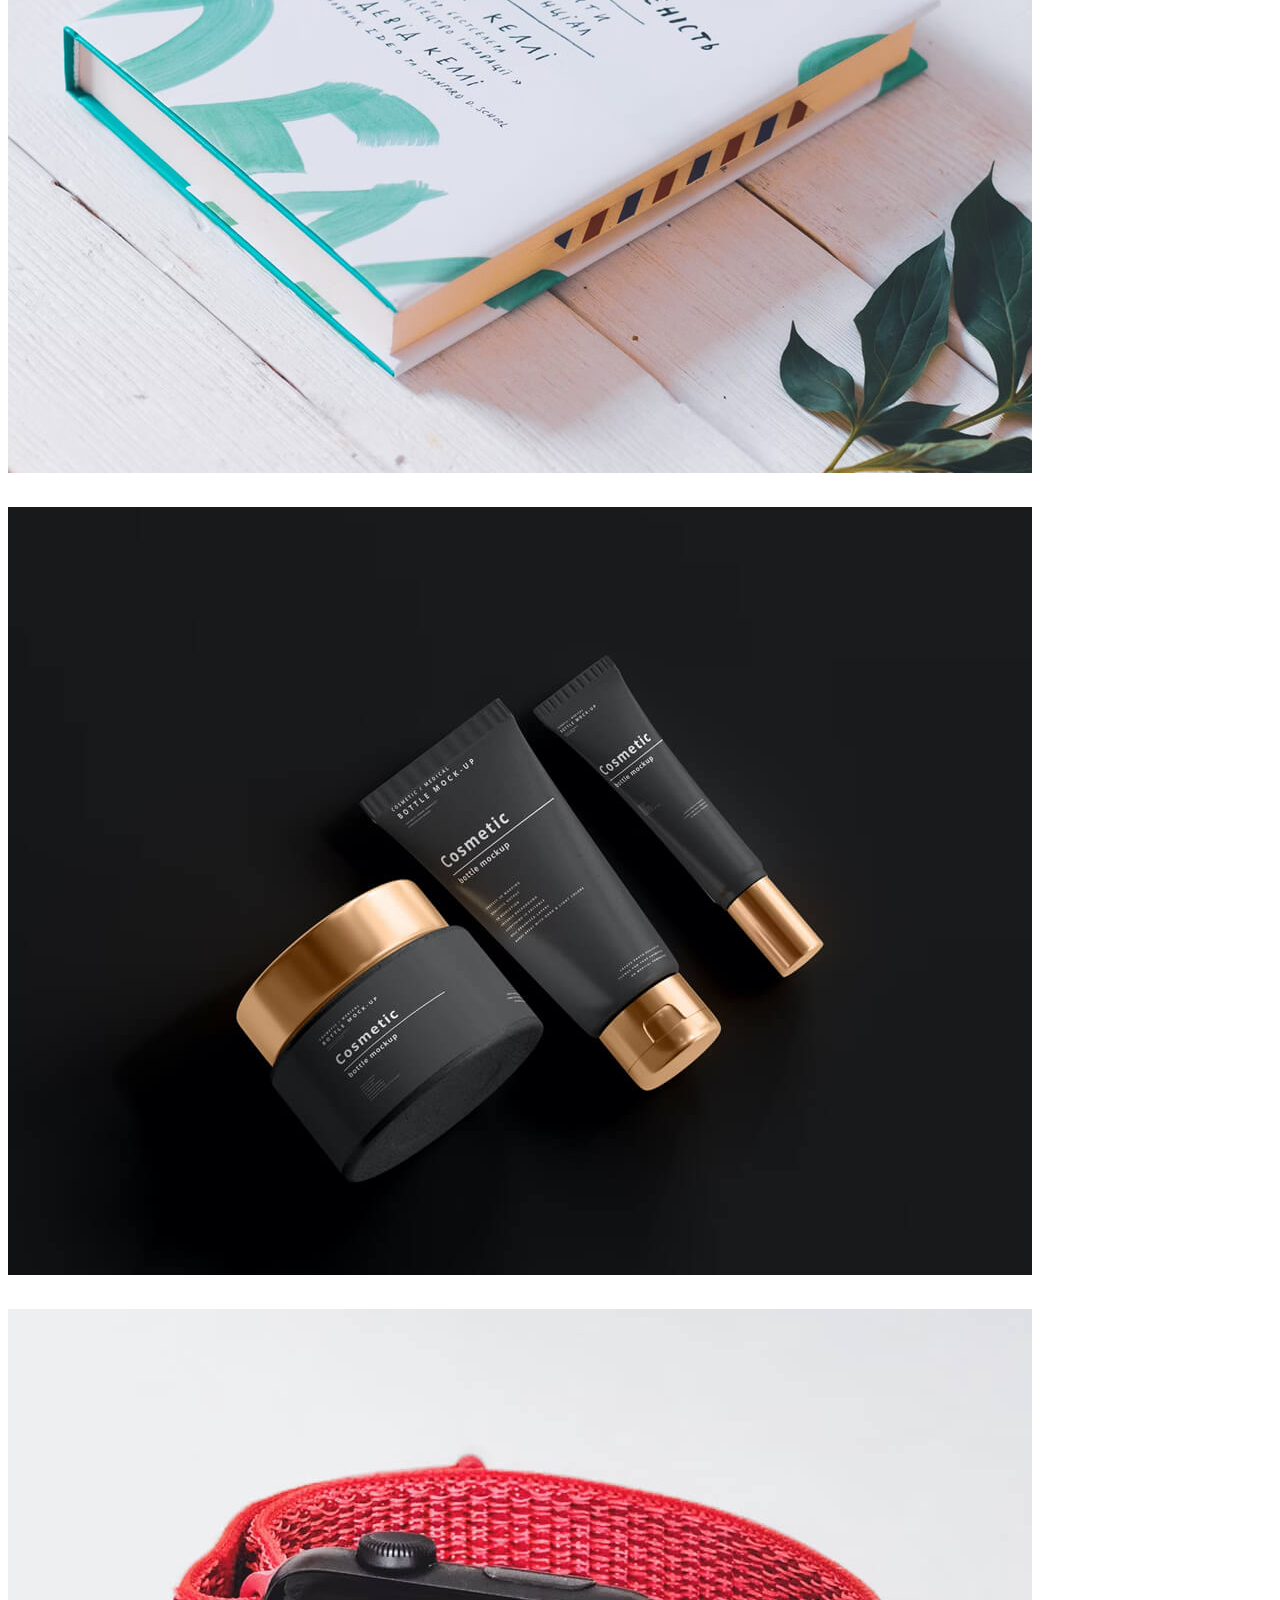
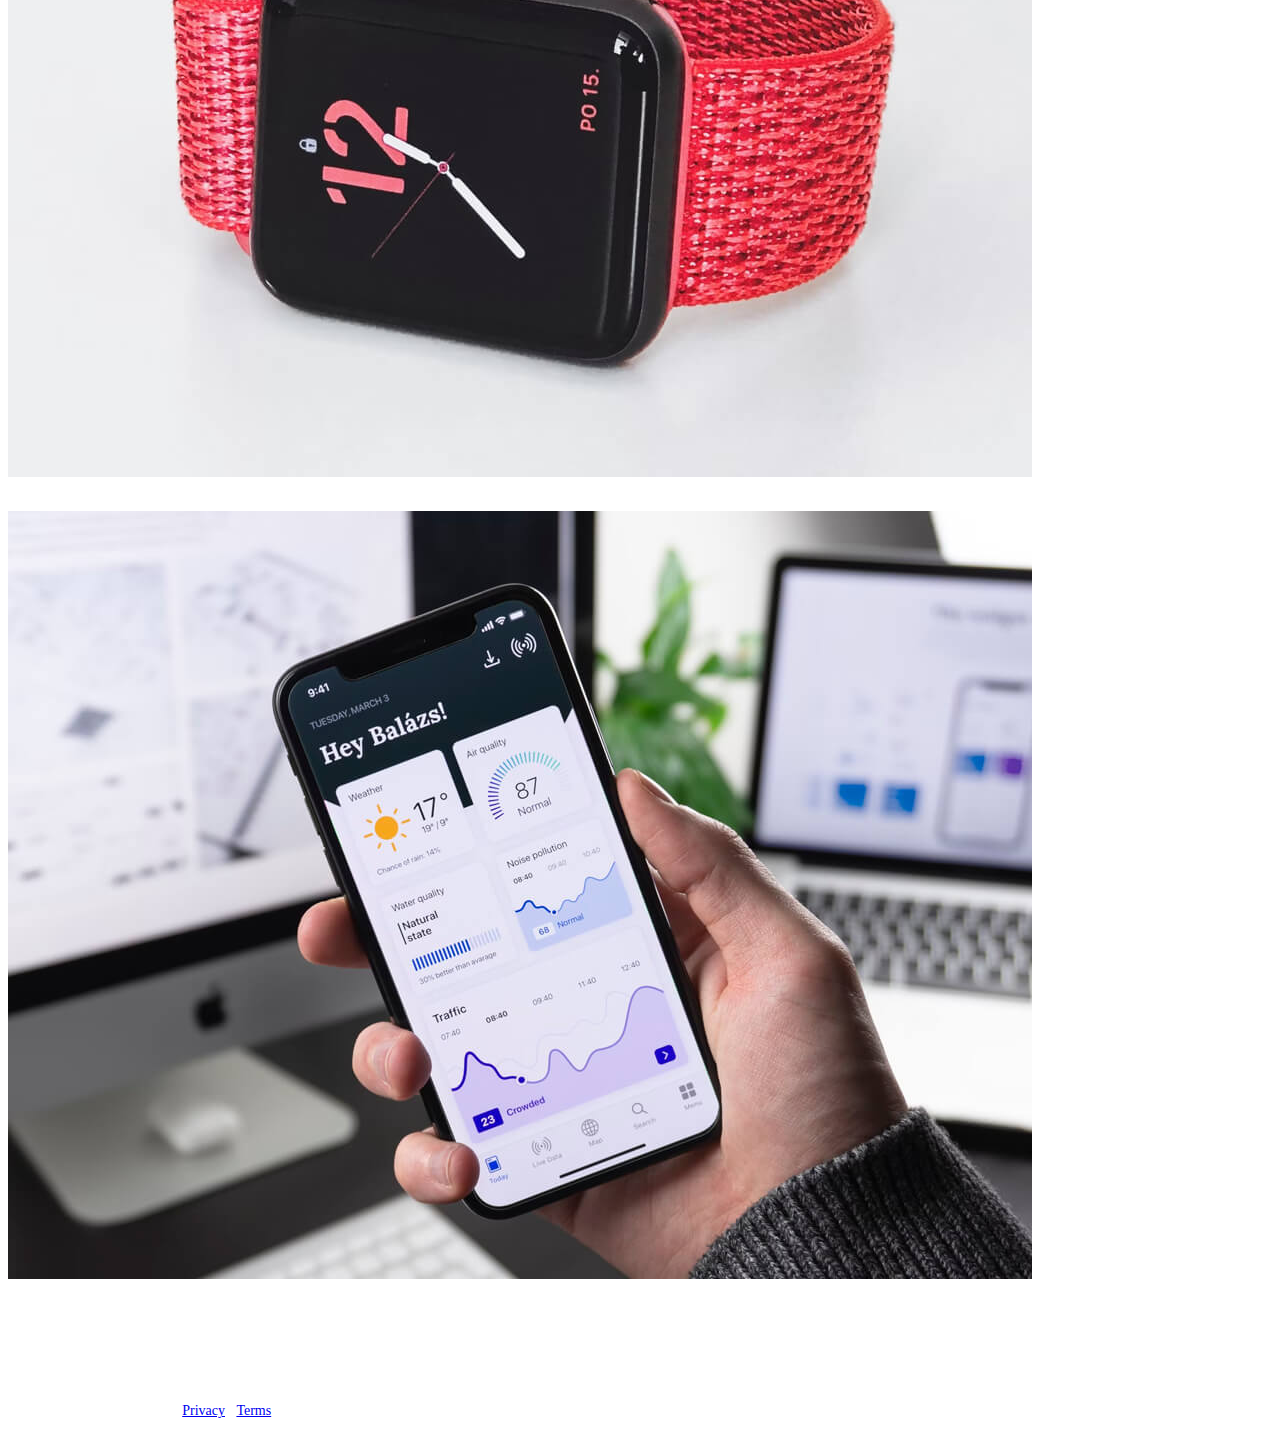
<file: portofolio.html>
<!doctype html>
<html lang="en" data-bs-theme="auto">
  <head>

    <meta charset="utf-8">
    <meta name="viewport" content="width=device-width, initial-scale=1">
    <meta name="description" content="">
    <title>Assignment 5 - Portofolio</title>
    <link href="https://cdn.jsdelivr.net/npm/bootstrap@5.3.2/dist/css/bootstrap.min.css" rel="stylesheet" integrity="sha384-T3c6CoIi6uLrA9TneNEoa7RxnatzjcDSCmG1MXxSR1GAsXEV/Dwwykc2MPK8M2HN" crossorigin="anonymous">  
    <link rel="stylesheet" href="https://cdn.jsdelivr.net/npm/bootstrap-icons@1.11.3/font/bootstrap-icons.min.css"> 

    <link href="css/portofolio.css" rel="stylesheet">
  </head>
  <body>
    
    <header>
    <nav class="navbar navbar-expand-lg navbar-dark fixed-top bg-dark px-3 py-3">
        <div class="container-fluid">
          <a class="navbar-brand" href="#">
            <img 
            src="img/logoipsum-297.svg" 
            class="img-fluid"
            alt="triangle with all three sides equal"

            />
        </a>
          <button class="navbar-toggler" type="button" data-bs-toggle="collapse" data-bs-target="#navbarCollapse" aria-controls="navbarCollapse" aria-expanded="false" aria-label="Toggle navigation">
            <span class="navbar-toggler-icon"></span>
          </button>
          <div class="collapse navbar-collapse mt-4 mt-lg-0" id="navbarCollapse">
            <ul class="navbar-nav nav-pills nav-fill d-flex ms-auto mb-2 mb-md-0 gap-4">
            
              <a class="nav-link" href="index.html">HOME</a>
          
              <a class="nav-link active" aria-current="page" href="portofolio.html">PORTOFOLIO</a>
     
              <a class="nav-link" href="blog.html">BLOG</a>
        
              <a class="nav-link" href="aboutus.html">ABOUT US</a>
       
              <a class="nav-link" href="contact.html">CONTACT</a>
      
              <a class="nav-link" href="todo.html">TODOS</a>
      
            </ul>

          </div>
        </div>
      </nav>
    </header>

<main>

    <!-- ======= Breadcrumbs ======= -->
    <section id="breadcrumbs" class="breadcrumbs">
      <div class="container py-4">

        <h2>PORTOFOLIO</h2>

      </div>
    </section><!-- End Breadcrumbs -->

        <!-- ======= Portfolio Section ======= -->
        <section id="portfolio" class="portfolio">
          <div class="container" >
    
            <div class="section-title">
              <!-- <h2>Portfolio</h2> -->
              <p>Magnam dolores commodi suscipit. Necessitatibus eius consequatur ex aliquid fuga eum quidem. Sit sint consectetur velit. Quisquam quos quisquam cupiditate. Et nemo qui impedit suscipit alias ea. Quia fugiat sit in iste officiis commodi quidem hic quas.</p>
            </div>
    
            <ul id="portfolio-flters" class="d-flex justify-content-center" data-aos="fade-up" data-aos-delay="100">
              <li data-filter="*" class="filter-active">All</li>
              <li data-filter=".filter-app">App</li>
              <li data-filter=".filter-card">Card</li>
              <li data-filter=".filter-web">Web</li>
            </ul>
    
            <div class="row portfolio-container" >
    
              <div class="col-lg-4 col-md-6 portfolio-item filter-app">
                <div class="portfolio-img"><img src="img/portfolio/portofolio-1.jpg" class="img-fluid" alt=""></div>
 
              </div>
    
              <div class="col-lg-4 col-md-6 portfolio-item filter-web">
                <div class="portfolio-img"><img src="img/portfolio/portofolio-2.jpg" class="img-fluid" alt=""></div>

              </div>
    
              <div class="col-lg-4 col-md-6 portfolio-item filter-app">
                <div class="portfolio-img"><img src="img/portfolio/portofolio-3.jpg" class="img-fluid" alt=""></div>
         
              </div>
    
              <div class="col-lg-4 col-md-6 portfolio-item filter-card">
                <div class="portfolio-img"><img src="img/portfolio/portofolio-4.jpg" class="img-fluid" alt=""></div>
            
              </div>
    
              <div class="col-lg-4 col-md-6 portfolio-item filter-web">
                <div class="portfolio-img"><img src="img/portfolio/portofolio-1.jpg" class="img-fluid" alt=""></div>
         
              </div>
    
              <div class="col-lg-4 col-md-6 portfolio-item filter-app">
                <div class="portfolio-img"><img src="img/portfolio/portofolio-2.jpg" class="img-fluid" alt=""></div>
           
              </div>
    
              <div class="col-lg-4 col-md-6 portfolio-item filter-card">
                <div class="portfolio-img"><img src="img/portfolio/portofolio-3.jpg" class="img-fluid" alt=""></div>
         
              </div>
    
              <div class="col-lg-4 col-md-6 portfolio-item filter-card">
                <div class="portfolio-img"><img src="img/portfolio/portofolio-4.jpg" class="img-fluid" alt=""></div>
       
              </div>
    
              <div class="col-lg-4 col-md-6 portfolio-item filter-web">
                <div class="portfolio-img"><img src="img/portfolio/portofolio-1.jpg" class="img-fluid" alt=""></div>
        
              </div>
    
            </div>
    
          </div>
        </section><!-- End Portfolio Section -->


  <!-- ======= Footer ======= -->
  <footer id="footer" class="bg-dark mb-0">


    <div class="container footer-bottom clearfix">
      <div class="copyright">
        &copy; 2017–2023 Company, Inc. &middot; <a href="#">Privacy</a> &middot; <a href="#">Terms</a>
      </div>

    </div>
  </footer><!-- End Footer -->
</main>
<script src="js/script_portofolio.js"></script>
<script src="https://cdn.jsdelivr.net/npm/bootstrap@5.3.2/dist/js/bootstrap.bundle.min.js" integrity="sha384-C6RzsynM9kWDrMNeT87bh95OGNyZPhcTNXj1NW7RuBCsyN/o0jlpcV8Qyq46cDfL" crossorigin="anonymous"></script>  


    </body>
</html>
</file>
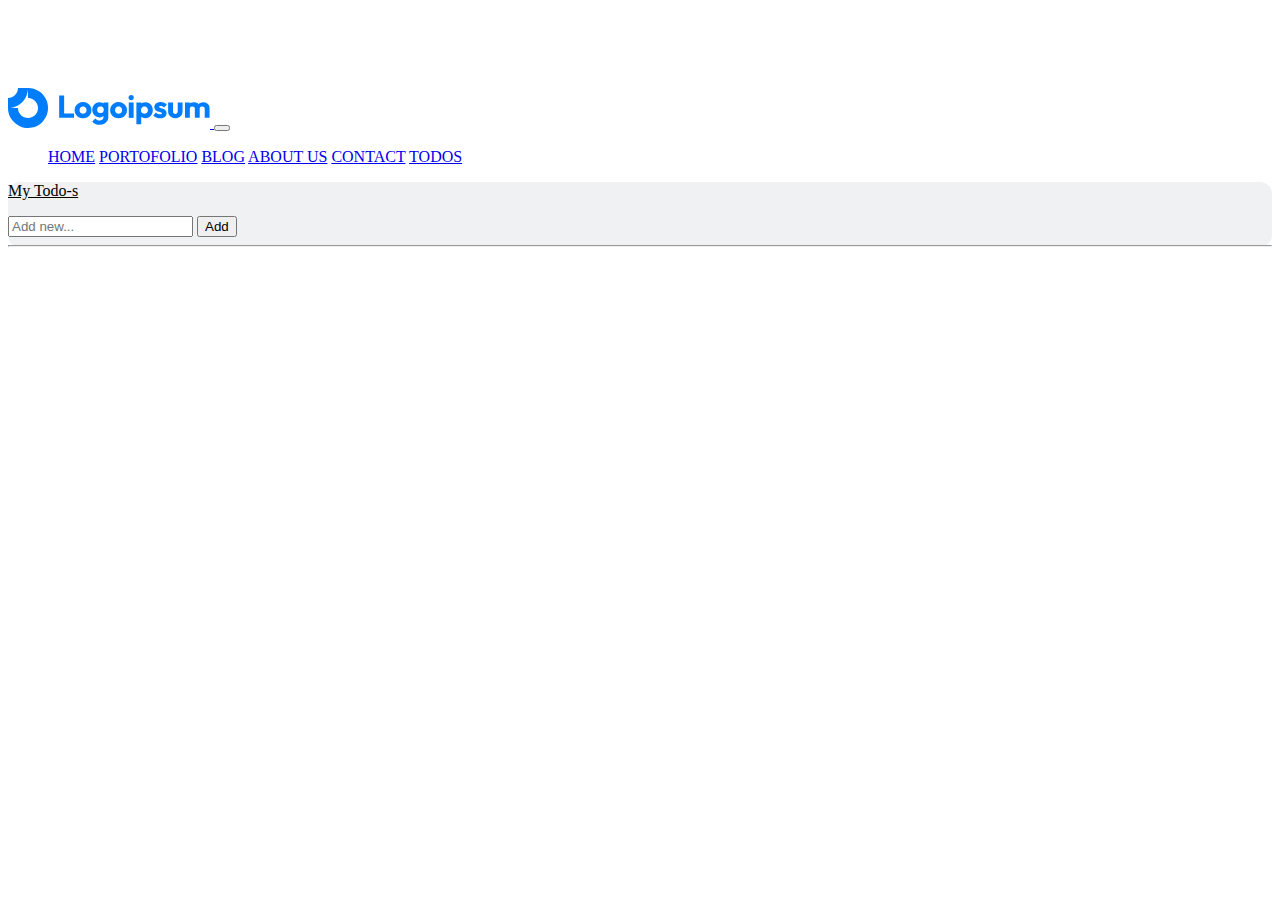
<file: todo.html>
<!doctype html>
<html lang="en" data-bs-theme="auto">
  <head>

    <meta charset="utf-8">
    <meta name="viewport" content="width=device-width, initial-scale=1">
    <meta name="description" content="">
    <title>Assignment 5 - Todos</title>
    <link href="https://cdn.jsdelivr.net/npm/bootstrap@5.3.2/dist/css/bootstrap.min.css" rel="stylesheet" integrity="sha384-T3c6CoIi6uLrA9TneNEoa7RxnatzjcDSCmG1MXxSR1GAsXEV/Dwwykc2MPK8M2HN" crossorigin="anonymous">  
    <link rel="stylesheet" href="https://cdn.jsdelivr.net/npm/bootstrap-icons@1.11.3/font/bootstrap-icons.min.css"> 

    <link href="css/todo.css" rel="stylesheet">
  </head>
  <body onload="displayTodo()">
    
    <header>
    <nav class="navbar navbar-expand-lg navbar-dark fixed-top bg-dark px-3 py-3">
        <div class="container-fluid">
          <a class="navbar-brand" href="#">
            <img 
            src="img/logoipsum-297.svg" 
            class="img-fluid"
            alt="triangle with all three sides equal"

            />
        </a>
          <button class="navbar-toggler" type="button" data-bs-toggle="collapse" data-bs-target="#navbarCollapse" aria-controls="navbarCollapse" aria-expanded="false" aria-label="Toggle navigation">
            <span class="navbar-toggler-icon"></span>
          </button>
          <div class="collapse navbar-collapse mt-4 mt-lg-0" id="navbarCollapse">
            <ul class="navbar-nav nav-pills nav-fill d-flex ms-auto mb-2 mb-md-0 gap-4">
            
              <a class="nav-link" href="index.html">HOME</a>
          
              <a class="nav-link" href="portofolio.html">PORTOFOLIO</a>
     
              <a class="nav-link" href="blog.html">BLOG</a>
        
              <a class="nav-link" href="aboutus.html">ABOUT US</a>
       
              <a class="nav-link" href="contact.html">CONTACT</a>
      
              <a class="nav-link active" aria-current="page" href="todo.html">TODOS</a>
      
            </ul>

          </div>
        </div>
      </nav>
    </header>

<main>

    <!-- <section class="vh-100"> -->
        <div class="container py-5 h-100">
            <div class="row d-flex justify-content-center align-items-center h-100">
                <div class="card" id="list1" style="border-radius: .75rem; background-color: #eff1f2;">
                    <div class="card-body py-4 px-4 px-md-5">
                        
                        <!-- App Title -->
                        <p class="h1 text-center mt-3 mb-4 pb-3 text-primary">
                            <u>My Todo-s</u>
                        </p>

                        <!-- Form Add Todo -->
                        <div class="card pb-2">
                            <div class="card-body">
                                <div class="d-flex flex-row align-items-center">
                                    <input type="text" class="form-control form-control-lg me-3" id="add-todo" placeholder="Add new..." >
                                    <button type="button" class="btn btn-primary" onclick="submitTodo()">Add</button>
                                </div>
                            </div>
                        </div>

                        <hr class="my-4">

                        <!-- List Todo -->
                        <div id="list-todo"></div>

                    </div>
                </div>
            </div>
        </div>
    <!-- </section> -->




</main>
<script src="https://cdn.jsdelivr.net/npm/bootstrap@5.3.2/dist/js/bootstrap.bundle.min.js" integrity="sha384-C6RzsynM9kWDrMNeT87bh95OGNyZPhcTNXj1NW7RuBCsyN/o0jlpcV8Qyq46cDfL" crossorigin="anonymous"></script>  
<script src="js/script_todo.js"></script>

    </body>
</html>
</file>
<file: css/home.css>
/* GLOBAL STYLES
-------------------------------------------------- */
/* Padding below the footer and lighter body text */

body {
    padding-top: 3rem;
    /* padding-bottom: 3rem; */
    color: rgb(var(--bs-tertiary-color-rgb));
  }
  
  
  /* CUSTOMIZE THE CAROUSEL
  -------------------------------------------------- */
  
  /* Carousel base class */
  .carousel {
    margin-bottom: 4rem;
  }
  /* Since positioning the image, we need to help out the caption */
  .carousel-caption {
    bottom: 3rem;
    z-index: 10;
  }
  
  /* Declare heights because of positioning of img element */
  .carousel-item {
    height: 32rem;
  }

  .carousel-item::before {
    content: "";
    position: absolute;
    top: 0;
    right: 0;
    bottom: 0;
    left: 0;
    background: linear-gradient(rgba(40, 58, 90, 0.9), rgba(40, 58, 90, 0.9));
  }
  
  
  
  /* RESPONSIVE CSS
  -------------------------------------------------- */
  
  @media (min-width: 40em) {
    /* Bump up size of carousel content */
    .carousel-caption p {
      margin-bottom: 1.25rem;
      font-size: 1.25rem;
      line-height: 1.4;
    }
  
    .featurette-heading {
      font-size: 50px;
    }
  }
  
  @media (min-width: 62em) {
    .featurette-heading {
      margin-top: 7rem;
    }
  }

  /*--------------------------------------------------------------
# Sections General
--------------------------------------------------------------*/
section {
    padding: 60px 0;
    overflow: hidden;
  }
  
  .section-bg {
    background-color: #f3f5fa;
  }
  
  .section-title {
    text-align: center;
    padding-bottom: 30px;
  }
  
  .section-title h2 {
    font-size: 32px;
    font-weight: bold;
    text-transform: uppercase;
    margin-bottom: 20px;
    padding-bottom: 20px;
    position: relative;
    color: #37517e;
  }
  
  .section-title h2::before {
    content: "";
    position: absolute;
    display: block;
    width: 120px;
    height: 1px;
    background: #ddd;
    bottom: 1px;
    left: calc(50% - 60px);
  }
  
  .section-title h2::after {
    content: "";
    position: absolute;
    display: block;
    width: 40px;
    height: 3px;
    background: #47b2e4;
    bottom: 0;
    left: calc(50% - 20px);
  }
  
  .section-title p {
    margin-bottom: 0;
  }

  /*--------------------------------------------------------------
# Clients
--------------------------------------------------------------*/
.clients {
    padding: 12px 0;
    text-align: center;
  }
  
  .clients img {
    max-width: 45%;
    transition: all 0.4s ease-in-out;
    display: inline-block;
    padding: 15px 0;
    filter: grayscale(100);
  }
  
  .clients img:hover {
    filter: none;
    transform: scale(1.1);
  }
  
  @media (max-width: 768px) {
    .clients img {
      max-width: 40%;
    }
  }
  /*--------------------------------------------------------------
# About Us
--------------------------------------------------------------*/
.about .content h3 {
    font-weight: 600;
    font-size: 26px;
  }
  
  .about .content ul {
    list-style: none;
    padding: 0;
  }
  
  .about .content ul li {
    padding-left: 28px;
    position: relative;
  }
  
  .about .content ul li+li {
    margin-top: 10px;
  }
  
  .about .content ul i {
    position: absolute;
    left: 0;
    top: 2px;
    font-size: 20px;
    color: #47b2e4;
    line-height: 1;
  }
  
  .about .content p:last-child {
    margin-bottom: 0;
  }
  
  .about .content .btn-learn-more {
    font-family: "Poppins", sans-serif;
    font-weight: 500;
    font-size: 14px;
    letter-spacing: 1px;
    display: inline-block;
    padding: 12px 32px;
    border-radius: 4px;
    transition: 0.3s;
    line-height: 1;
    color: #47b2e4;
    animation-delay: 0.8s;
    margin-top: 6px;
    border: 2px solid #47b2e4;
  }
  
  .about .content .btn-learn-more:hover {
    background: #47b2e4;
    color: #fff;
    text-decoration: none;
  }
  
  /*--------------------------------------------------------------
  # Why Us
  --------------------------------------------------------------*/
  .why-us .content {
    padding: 60px 100px 0 100px;
  }
  
  .why-us .content h3 {
    font-weight: 400;
    font-size: 34px;
    color: #37517e;
  }
  
  .why-us .content h4 {
    font-size: 20px;
    font-weight: 700;
    margin-top: 5px;
  }
  
  .why-us .content p {
    font-size: 15px;
    color: #848484;
  }
  
  .why-us .img {
    background-size: contain;
    background-repeat: no-repeat;
    background-position: center center;
  }
  
  .why-us .accordion-list {
    padding: 0 100px 60px 100px;
  }
  
  .why-us .accordion-list ul {
    padding: 0;
    list-style: none;
  }
  
  .why-us .accordion-list li+li {
    margin-top: 15px;
  }
  
  .why-us .accordion-list li {
    padding: 20px;
    background: #fff;
    border-radius: 4px;
  }
  
  .why-us .accordion-list a {
    display: block;
    position: relative;
    font-family: "Poppins", sans-serif;
    font-size: 16px;
    line-height: 24px;
    font-weight: 500;
    padding-right: 30px;
    outline: none;
    cursor: pointer;
  }
  
  .why-us .accordion-list span {
    color: #47b2e4;
    font-weight: 600;
    font-size: 18px;
    padding-right: 10px;
  }
  
  .why-us .accordion-list i {
    font-size: 24px;
    position: absolute;
    right: 0;
    top: 0;
  }
  
  .why-us .accordion-list p {
    margin-bottom: 0;
    padding: 10px 0 0 0;
  }
  
  .why-us .accordion-list .icon-show {
    display: none;
  }
  
  .why-us .accordion-list a.collapsed {
    color: #343a40;
  }
  
  .why-us .accordion-list a.collapsed:hover {
    color: #47b2e4;
  }
  
  .why-us .accordion-list a.collapsed .icon-show {
    display: inline-block;
  }
  
  .why-us .accordion-list a.collapsed .icon-close {
    display: none;
  }
  
  @media (max-width: 1024px) {
  
    .why-us .content,
    .why-us .accordion-list {
      padding-left: 0;
      padding-right: 0;
    }
  }
  
  @media (max-width: 992px) {
    .why-us .img {
      min-height: 400px;
    }
  
    .why-us .content {
      padding-top: 30px;
    }
  
    .why-us .accordion-list {
      padding-bottom: 30px;
    }
  }
  
  @media (max-width: 575px) {
    .why-us .img {
      min-height: 200px;
    }
  }
  
  /*--------------------------------------------------------------
  # Skills
  --------------------------------------------------------------*/
  .skills .content h3 {
    font-weight: 700;
    font-size: 32px;
    color: #37517e;
    font-family: "Poppins", sans-serif;
  }
  
  .skills .content ul {
    list-style: none;
    padding: 0;
  }
  
  .skills .content ul li {
    padding-bottom: 10px;
  }
  
  .skills .content ul i {
    font-size: 20px;
    padding-right: 4px;
    color: #47b2e4;
  }
  
  .skills .content p:last-child {
    margin-bottom: 0;
  }
  
  .skills .progress {
    height: 60px;
    display: block;
    background: none;
    border-radius: 0;
  }
  
  .skills .progress .skill {
    padding: 0;
    margin: 0 0 6px 0;
    text-transform: uppercase;
    display: block;
    font-weight: 600;
    font-family: "Poppins", sans-serif;
    color: #37517e;
  }
  
  .skills .progress .skill .val {
    float: right;
    font-style: normal;
  }
  
  .skills .progress-bar-wrap {
    background: #e8edf5;
    height: 10px;
  }
  
  .skills .progress-bar {
    width: 1px;
    height: 10px;
    transition: 0.9s;
    background-color: #4668a2;
  }
  
  /*--------------------------------------------------------------
  # Services
  --------------------------------------------------------------*/
  .services .icon-box {
    box-shadow: 0px 0 25px 0 rgba(0, 0, 0, 0.1);
    padding: 50px 30px;
    transition: all ease-in-out 0.4s;
    background: #fff;
  }
  
  .services .icon-box .icon {
    margin-bottom: 10px;
  }
  
  .services .icon-box .icon i {
    color: #47b2e4;
    font-size: 36px;
    transition: 0.3s;
  }
  
  .services .icon-box h4 {
    font-weight: 500;
    margin-bottom: 15px;
    font-size: 24px;
  }
  
  .services .icon-box h4 a {
    color: #37517e;
    transition: ease-in-out 0.3s;
  }
  
  .services .icon-box p {
    line-height: 24px;
    font-size: 14px;
    margin-bottom: 0;
  }
  
  .services .icon-box:hover {
    transform: translateY(-10px);
  }
  
  .services .icon-box:hover h4 a {
    color: #47b2e4;
  }
  
  /*--------------------------------------------------------------
  # Cta
  --------------------------------------------------------------*/
  .cta {
    background: linear-gradient(rgba(40, 58, 90, 0.9), rgba(40, 58, 90, 0.9)), url("../img/cta-bg.jpg") fixed center center;
    background-size: cover;
    padding: 120px 0;
  }
  
  .cta h3 {
    color: #fff;
    font-size: 28px;
    font-weight: 700;
  }
  
  .cta p {
    color: #fff;
  }
  
  .cta .cta-btn {
    font-family: "Jost", sans-serif;
    font-weight: 500;
    font-size: 16px;
    letter-spacing: 1px;
    display: inline-block;
    padding: 12px 40px;
    border-radius: 50px;
    transition: 0.5s;
    margin: 10px;
    border: 2px solid #fff;
    color: #fff;
  }
  
  .cta .cta-btn:hover {
    background: #47b2e4;
    border: 2px solid #47b2e4;
  }
  
  @media (max-width: 1024px) {
    .cta {
      background-attachment: scroll;
    }
  }
  
  @media (min-width: 769px) {
    .cta .cta-btn-container {
      display: flex;
      align-items: center;
      justify-content: flex-end;
    }
  }

  /*--------------------------------------------------------------
# Footer
--------------------------------------------------------------*/
#footer {
    font-size: 14px;
  }
  
  #footer .footer-bottom {
    padding-top: 30px;
    padding-bottom: 30px;
    color: #fff;
  }
  
  #footer .copyright {
    float: left;
  }
  
  #footer .credits {
    float: right;
    font-size: 13px;
  }
  
  #footer .credits a {
    transition: 0.3s;
  }
  
  @media (max-width: 768px) {
    #footer .footer-bottom {
      padding-top: 20px;
      padding-bottom: 20px;
    }
  
    #footer .copyright,
    #footer .credits {
      text-align: center;
      float: none;
    }
  
    #footer .credits {
      padding-top: 4px;
    }
  }
</file>
<file: css/aboutus.css>
body {
    /* padding-top: 3rem; */
    /* padding-bottom: 3rem; */
    color: rgb(var(--bs-tertiary-color-rgb));
  }

  
  /*--------------------------------------------------------------
# Sections General
--------------------------------------------------------------*/
section {
    padding: 60px 0;
    overflow: hidden;
  }
  
  .section-bg {
    background-color: #f3f5fa;
  }
  
  .section-title {
    text-align: center;
    padding-bottom: 30px;
  }
  
  .section-title h2 {
    font-size: 32px;
    font-weight: bold;
    text-transform: uppercase;
    margin-bottom: 20px;
    padding-bottom: 20px;
    position: relative;
    color: #37517e;
  }
  
  .section-title h2::before {
    content: "";
    position: absolute;
    display: block;
    width: 120px;
    height: 1px;
    background: #ddd;
    bottom: 1px;
    left: calc(50% - 60px);
  }
  
  .section-title h2::after {
    content: "";
    position: absolute;
    display: block;
    width: 40px;
    height: 3px;
    background: #47b2e4;
    bottom: 0;
    left: calc(50% - 20px);
  }
  
  .section-title p {
    margin-bottom: 0;
  }

  /*--------------------------------------------------------------
# Breadcrumbs
--------------------------------------------------------------*/
.breadcrumbs {
    padding: 15px 0;
    background: #f3f5fa;
    min-height: 40px;
    margin-top: 72px;
  }
  
  @media (max-width: 992px) {
    .breadcrumbs {
      margin-top: 68px;
    }
  }
  
  .breadcrumbs h2 {
    font-size: 28px;
    font-weight: 600;
    color: #37517e;
  }
  
  .breadcrumbs ol {
    display: flex;
    flex-wrap: wrap;
    list-style: none;
    padding: 0 0 10px 0;
    margin: 0;
    font-size: 14px;
  }
  
  .breadcrumbs ol li+li {
    padding-left: 10px;
  }
  
  .breadcrumbs ol li+li::before {
    display: inline-block;
    padding-right: 10px;
    color: #4668a2;
    content: "/";
  }

  /*--------------------------------------------------------------
# Team
--------------------------------------------------------------*/
.team .member {
  position: relative;
  box-shadow: 0px 2px 15px rgba(0, 0, 0, 0.1);
  padding: 30px;
  border-radius: 5px;
  background: #fff;
  transition: 0.5s;
  height: 100%;
}

.team .member .pic {
  overflow: hidden;
  width: 180px;
  border-radius: 50%;
}

.team .member .pic img {
  transition: ease-in-out 0.3s;
}

.team .member:hover {
  transform: translateY(-10px);
}

.team .member .member-info {
  padding-left: 30px;
}

.team .member h4 {
  font-weight: 700;
  margin-bottom: 5px;
  font-size: 20px;
  color: #37517e;
}

.team .member span {
  display: block;
  font-size: 15px;
  padding-bottom: 10px;
  position: relative;
  font-weight: 500;
}

.team .member span::after {
  content: "";
  position: absolute;
  display: block;
  width: 50px;
  height: 1px;
  background: #cbd6e9;
  bottom: 0;
  left: 0;
}

.team .member p {
  margin: 10px 0 0 0;
  font-size: 14px;
}

.team .member .social {
  margin-top: 12px;
  display: flex;
  align-items: center;
  justify-content: flex-start;
}

.team .member .social a {
  transition: ease-in-out 0.3s;
  display: flex;
  align-items: center;
  justify-content: center;
  border-radius: 50px;
  width: 32px;
  height: 32px;
  background: #eff2f8;
}

.team .member .social a i {
  color: #37517e;
  font-size: 16px;
  margin: 0 2px;
}

.team .member .social a:hover {
  background: #47b2e4;
}

.team .member .social a:hover i {
  color: #fff;
}

.team .member .social a+a {
  margin-left: 8px;
}


  
  /*--------------------------------------------------------------
# Footer
--------------------------------------------------------------*/
#footer {
    font-size: 14px;
  }
  
  #footer .footer-bottom {
    padding-top: 30px;
    padding-bottom: 30px;
    color: #fff;
  }
  
  #footer .copyright {
    float: left;
  }
  
  #footer .credits {
    float: right;
    font-size: 13px;
  }
  
  #footer .credits a {
    transition: 0.3s;
  }
  
  @media (max-width: 768px) {
    #footer .footer-bottom {
      padding-top: 20px;
      padding-bottom: 20px;
    }
  
    #footer .copyright,
    #footer .credits {
      text-align: center;
      float: none;
    }
  
    #footer .credits {
      padding-top: 4px;
    }
  }
</file>
<file: css/contact.css>
body {
    /* padding-top: 3rem; */
    /* padding-bottom: 3rem; */
    color: rgb(var(--bs-tertiary-color-rgb));
  }

  
  /*--------------------------------------------------------------
# Sections General
--------------------------------------------------------------*/
section {
    padding: 60px 0;
    overflow: hidden;
  }
  
  .section-bg {
    background-color: #f3f5fa;
  }
  
  .section-title {
    text-align: center;
    padding-bottom: 30px;
  }
  
  .section-title h2 {
    font-size: 32px;
    font-weight: bold;
    text-transform: uppercase;
    margin-bottom: 20px;
    padding-bottom: 20px;
    position: relative;
    color: #37517e;
  }
  
  .section-title h2::before {
    content: "";
    position: absolute;
    display: block;
    width: 120px;
    height: 1px;
    background: #ddd;
    bottom: 1px;
    left: calc(50% - 60px);
  }
  
  .section-title h2::after {
    content: "";
    position: absolute;
    display: block;
    width: 40px;
    height: 3px;
    background: #47b2e4;
    bottom: 0;
    left: calc(50% - 20px);
  }
  
  .section-title p {
    margin-bottom: 0;
  }

  /*--------------------------------------------------------------
# Breadcrumbs
--------------------------------------------------------------*/
.breadcrumbs {
    padding: 15px 0;
    background: #f3f5fa;
    min-height: 40px;
    margin-top: 72px;
  }
  
  @media (max-width: 992px) {
    .breadcrumbs {
      margin-top: 68px;
    }
  }
  
  .breadcrumbs h2 {
    font-size: 28px;
    font-weight: 600;
    color: #37517e;
  }
  
  .breadcrumbs ol {
    display: flex;
    flex-wrap: wrap;
    list-style: none;
    padding: 0 0 10px 0;
    margin: 0;
    font-size: 14px;
  }
  
  .breadcrumbs ol li+li {
    padding-left: 10px;
  }
  
  .breadcrumbs ol li+li::before {
    display: inline-block;
    padding-right: 10px;
    color: #4668a2;
    content: "/";
  }

  /*--------------------------------------------------------------
# Contact
--------------------------------------------------------------*/
.contact .info {
  border-top: 3px solid #47b2e4;
  border-bottom: 3px solid #47b2e4;
  padding: 30px;
  background: #fff;
  width: 100%;
  box-shadow: 0 0 24px 0 rgba(0, 0, 0, 0.1);
}

.contact .info i {
  font-size: 20px;
  color: #47b2e4;
  float: left;
  width: 44px;
  height: 44px;
  background: #e7f5fb;
  display: flex;
  justify-content: center;
  align-items: center;
  border-radius: 50px;
  transition: all 0.3s ease-in-out;
}

.contact .info h4 {
  padding: 0 0 0 60px;
  font-size: 22px;
  font-weight: 600;
  margin-bottom: 5px;
  color: #37517e;
}

.contact .info p {
  padding: 0 0 10px 60px;
  margin-bottom: 20px;
  font-size: 14px;
  color: #6182ba;
}

.contact .info .email p {
  padding-top: 5px;
}

.contact .info .social-links {
  padding-left: 60px;
}

.contact .info .social-links a {
  font-size: 18px;
  display: inline-block;
  background: #333;
  color: #fff;
  line-height: 1;
  padding: 8px 0;
  border-radius: 50%;
  text-align: center;
  width: 36px;
  height: 36px;
  transition: 0.3s;
  margin-right: 10px;
}

.contact .info .social-links a:hover {
  background: #47b2e4;
  color: #fff;
}

.contact .info .email:hover i,
.contact .info .address:hover i,
.contact .info .phone:hover i {
  background: #47b2e4;
  color: #fff;
}

.contact .php-email-form {
  width: 100%;
  border-top: 3px solid #47b2e4;
  border-bottom: 3px solid #47b2e4;
  padding: 30px;
  background: #fff;
  box-shadow: 0 0 24px 0 rgba(0, 0, 0, 0.12);
}

.contact .php-email-form .form-group {
  padding-bottom: 8px;
}

.contact .php-email-form .validate {
  display: none;
  color: red;
  margin: 0 0 15px 0;
  font-weight: 400;
  font-size: 13px;
}

.contact .php-email-form .error-message {
  display: none;
  color: #fff;
  background: #ed3c0d;
  text-align: left;
  padding: 15px;
  font-weight: 600;
}

.contact .php-email-form .error-message br+br {
  margin-top: 25px;
}

.contact .php-email-form .sent-message {
  display: none;
  color: #fff;
  background: #18d26e;
  text-align: center;
  padding: 15px;
  font-weight: 600;
}

.contact .php-email-form .loading {
  display: none;
  background: #fff;
  text-align: center;
  padding: 15px;
}

.contact .php-email-form .loading:before {
  content: "";
  display: inline-block;
  border-radius: 50%;
  width: 24px;
  height: 24px;
  margin: 0 10px -6px 0;
  border: 3px solid #18d26e;
  border-top-color: #eee;
  animation: animate-loading 1s linear infinite;
}

.contact .php-email-form .form-group {
  margin-bottom: 20px;
}

.contact .php-email-form label {
  padding-bottom: 8px;
}

.contact .php-email-form input,
.contact .php-email-form textarea {
  border-radius: 0;
  box-shadow: none;
  font-size: 14px;
  border-radius: 4px;
}

.contact .php-email-form input:focus,
.contact .php-email-form textarea:focus {
  border-color: #47b2e4;
}

.contact .php-email-form input {
  height: 44px;
}

.contact .php-email-form textarea {
  padding: 10px 12px;
}

.contact .php-email-form button[type=submit] {
  background: #47b2e4;
  border: 0;
  padding: 12px 34px;
  color: #fff;
  transition: 0.4s;
  border-radius: 50px;
}

.contact .php-email-form button[type=submit]:hover {
  background: #209dd8;
}

@keyframes animate-loading {
  0% {
    transform: rotate(0deg);
  }

  100% {
    transform: rotate(360deg);
  }
}

  
  /*--------------------------------------------------------------
# Footer
--------------------------------------------------------------*/
#footer {
    font-size: 14px;
  }
  
  #footer .footer-bottom {
    padding-top: 30px;
    padding-bottom: 30px;
    color: #fff;
  }
  
  #footer .copyright {
    float: left;
  }
  
  #footer .credits {
    float: right;
    font-size: 13px;
  }
  
  #footer .credits a {
    transition: 0.3s;
  }
  
  @media (max-width: 768px) {
    #footer .footer-bottom {
      padding-top: 20px;
      padding-bottom: 20px;
    }
  
    #footer .copyright,
    #footer .credits {
      text-align: center;
      float: none;
    }
  
    #footer .credits {
      padding-top: 4px;
    }
  }
</file>
<file: css/portofolio.css>
body {
    /* padding-top: 3rem; */
    /* padding-bottom: 3rem; */
    color: rgb(var(--bs-tertiary-color-rgb));
  }

  
  /*--------------------------------------------------------------
# Sections General
--------------------------------------------------------------*/
section {
    padding: 60px 0;
    overflow: hidden;
  }
  
  .section-bg {
    background-color: #f3f5fa;
  }
  
  .section-title {
    text-align: center;
    padding-bottom: 30px;
  }
  
  .section-title h2 {
    font-size: 32px;
    font-weight: bold;
    text-transform: uppercase;
    margin-bottom: 20px;
    padding-bottom: 20px;
    position: relative;
    color: #37517e;
  }
  
  .section-title h2::before {
    content: "";
    position: absolute;
    display: block;
    width: 120px;
    height: 1px;
    background: #ddd;
    bottom: 1px;
    left: calc(50% - 60px);
  }
  
  .section-title h2::after {
    content: "";
    position: absolute;
    display: block;
    width: 40px;
    height: 3px;
    background: #47b2e4;
    bottom: 0;
    left: calc(50% - 20px);
  }
  
  .section-title p {
    margin-bottom: 0;
  }

  /*--------------------------------------------------------------
# Breadcrumbs
--------------------------------------------------------------*/
.breadcrumbs {
    padding: 15px 0;
    background: #f3f5fa;
    min-height: 40px;
    margin-top: 72px;
  }
  
  @media (max-width: 992px) {
    .breadcrumbs {
      margin-top: 68px;
    }
  }
  
  .breadcrumbs h2 {
    font-size: 28px;
    font-weight: 600;
    color: #37517e;
  }
  
  .breadcrumbs ol {
    display: flex;
    flex-wrap: wrap;
    list-style: none;
    padding: 0 0 10px 0;
    margin: 0;
    font-size: 14px;
  }
  
  .breadcrumbs ol li+li {
    padding-left: 10px;
  }
  
  .breadcrumbs ol li+li::before {
    display: inline-block;
    padding-right: 10px;
    color: #4668a2;
    content: "/";
  }

  /*--------------------------------------------------------------
# Portfolio
--------------------------------------------------------------*/
.portfolio #portfolio-flters {
  list-style: none;
  margin-bottom: 20px;
}

.portfolio #portfolio-flters li {
  cursor: pointer;
  display: inline-block;
  margin: 10px 5px;
  font-size: 15px;
  font-weight: 500;
  line-height: 1;
  color: #444444;
  transition: all 0.3s;
  padding: 8px 20px;
  border-radius: 50px;
  font-family: "Poppins", sans-serif;
}

.portfolio #portfolio-flters li:hover,
.portfolio #portfolio-flters li.filter-active {
  background: #47b2e4;
  color: #fff;
}

.portfolio .portfolio-item {
  margin-bottom: 30px;
}

.portfolio .portfolio-item .portfolio-img {
  overflow: hidden;
}

.portfolio .portfolio-item .portfolio-img img {
  transition: all 0.6s;
}

.portfolio .portfolio-item .portfolio-info {
  opacity: 0;
  position: absolute;
  left: 15px;
  bottom: 0;
  z-index: 3;
  right: 15px;
  transition: all 0.3s;
  background: rgba(55, 81, 126, 0.8);
  padding: 10px 15px;
}

.portfolio .portfolio-item .portfolio-info h4 {
  font-size: 18px;
  color: #fff;
  font-weight: 600;
  color: #fff;
  margin-bottom: 0px;
}

.portfolio .portfolio-item .portfolio-info p {
  color: #f9fcfe;
  font-size: 14px;
  margin-bottom: 0;
}

.portfolio .portfolio-item .portfolio-info .preview-link,
.portfolio .portfolio-item .portfolio-info .details-link {
  position: absolute;
  right: 40px;
  font-size: 24px;
  top: calc(50% - 18px);
  color: #fff;
  transition: 0.3s;
}

.portfolio .portfolio-item .portfolio-info .preview-link:hover,
.portfolio .portfolio-item .portfolio-info .details-link:hover {
  color: #47b2e4;
}

.portfolio .portfolio-item .portfolio-info .details-link {
  right: 10px;
}

.portfolio .portfolio-item:hover .portfolio-img img {
  transform: scale(1.15);
}

.portfolio .portfolio-item:hover .portfolio-info {
  opacity: 1;
}


  
  /*--------------------------------------------------------------
# Footer
--------------------------------------------------------------*/
#footer {
    font-size: 14px;
  }
  
  #footer .footer-bottom {
    padding-top: 30px;
    padding-bottom: 30px;
    color: #fff;
  }
  
  #footer .copyright {
    float: left;
  }
  
  #footer .credits {
    float: right;
    font-size: 13px;
  }
  
  #footer .credits a {
    transition: 0.3s;
  }
  
  @media (max-width: 768px) {
    #footer .footer-bottom {
      padding-top: 20px;
      padding-bottom: 20px;
    }
  
    #footer .copyright,
    #footer .credits {
      text-align: center;
      float: none;
    }
  
    #footer .credits {
      padding-top: 4px;
    }
  }
</file>
<file: css/todo.css>
/* GLOBAL STYLES
-------------------------------------------------- */
/* Padding below the footer and lighter body text */

body {
    padding-top: 5rem;
    /* padding-bottom: 0rem; */
    color: rgb(var(--bs-tertiary-color-rgb));
  }
</file>
